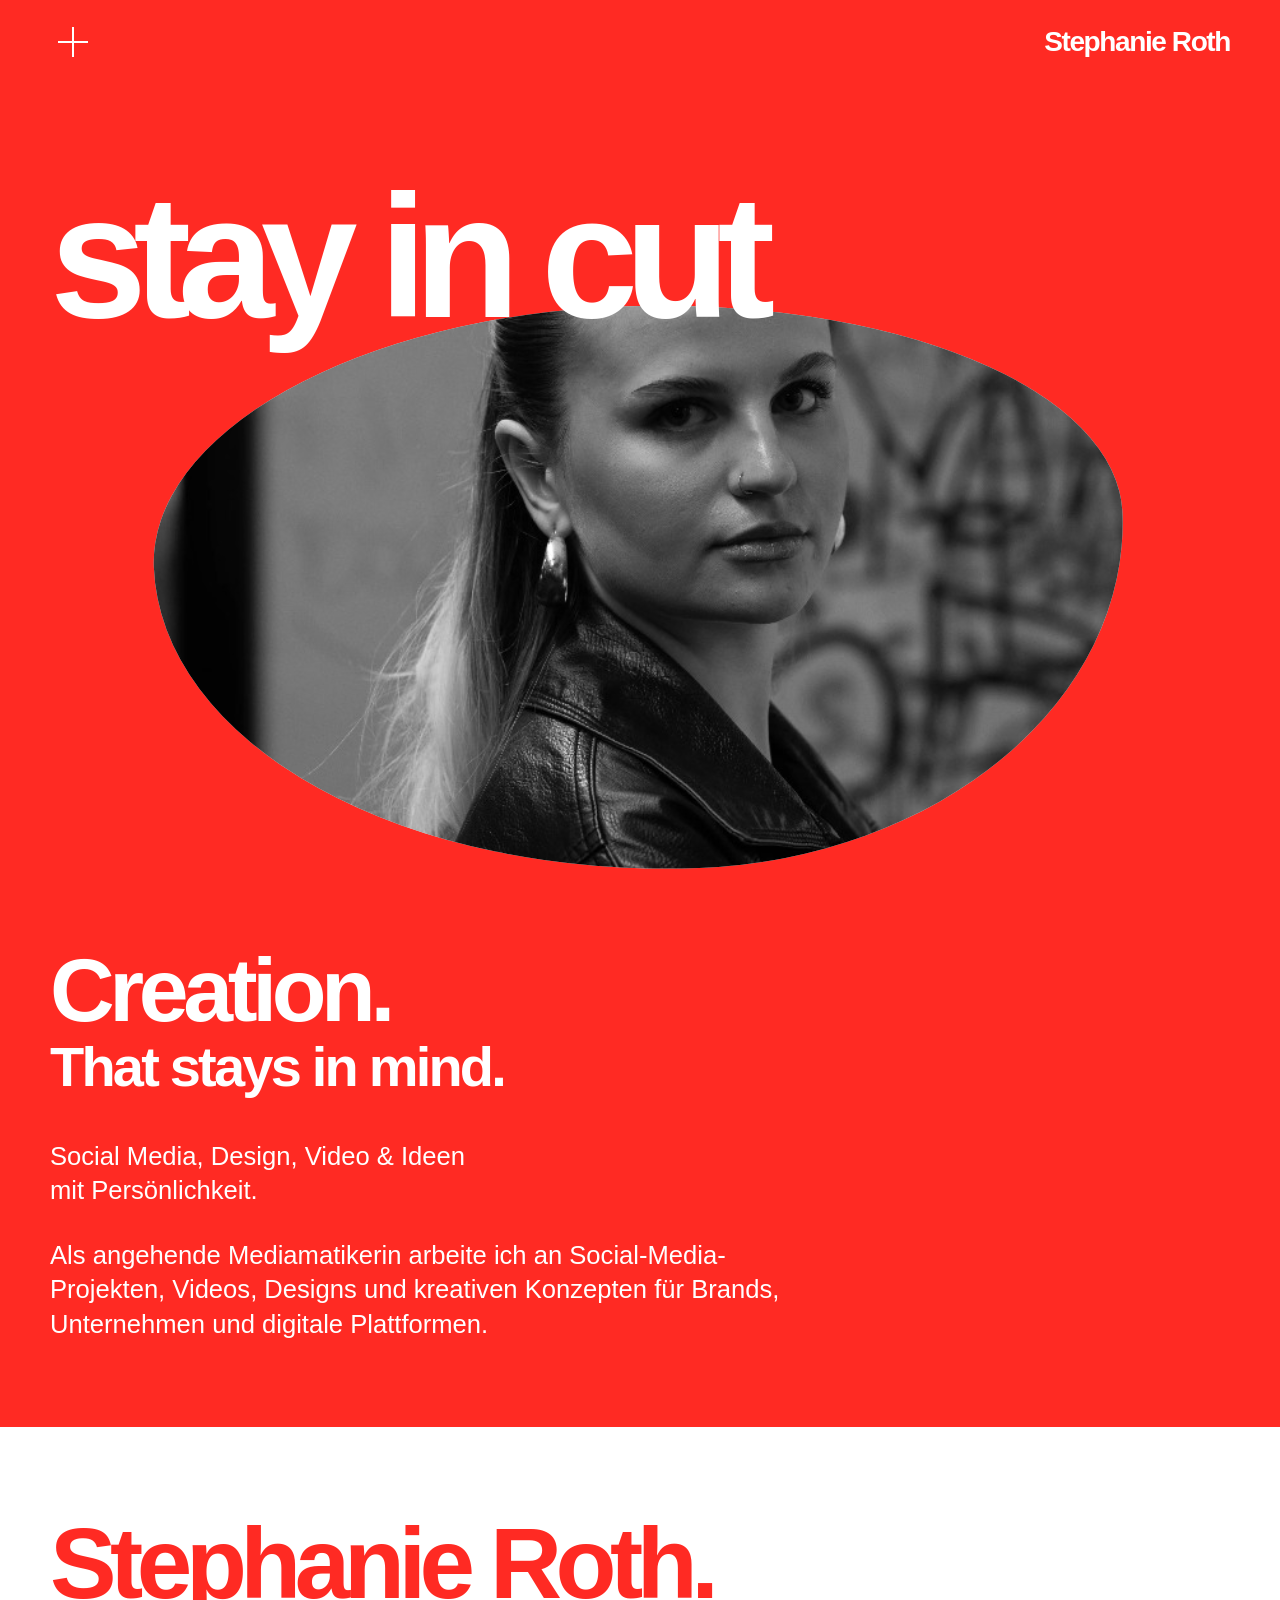
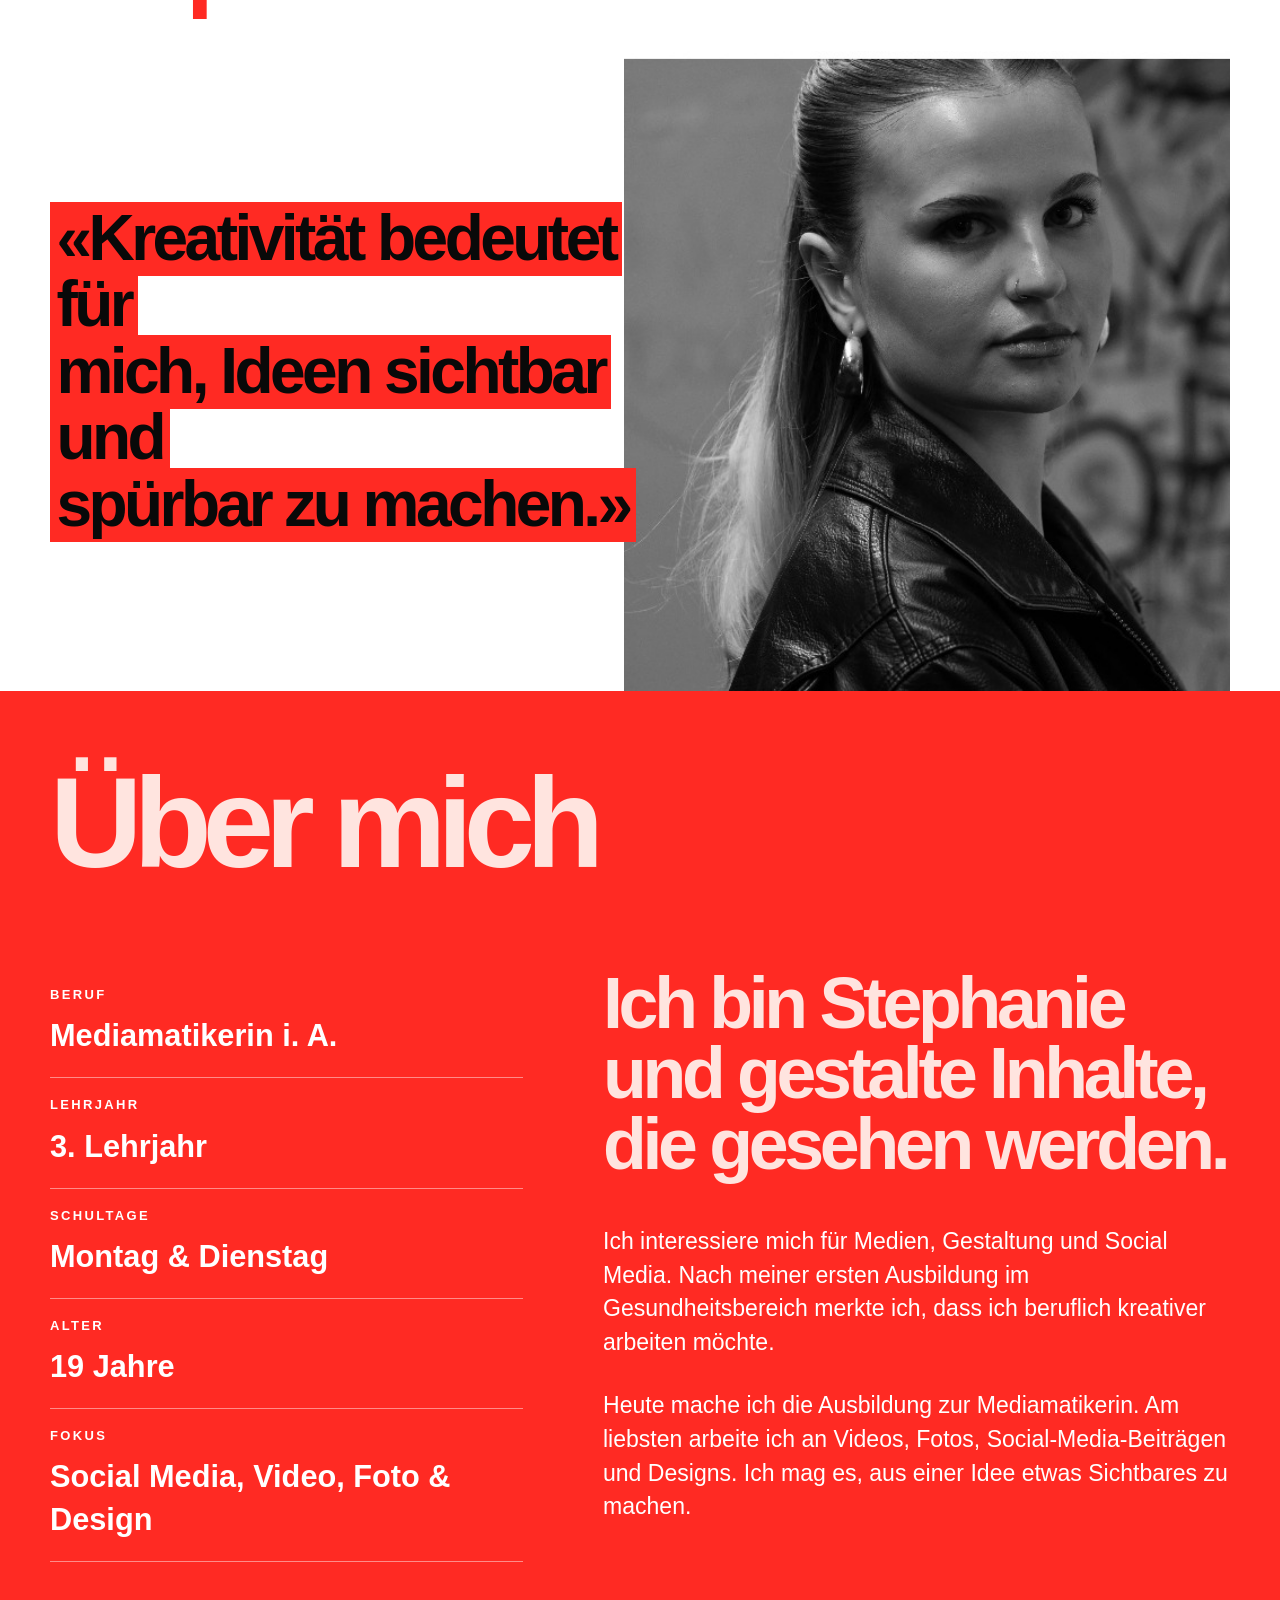
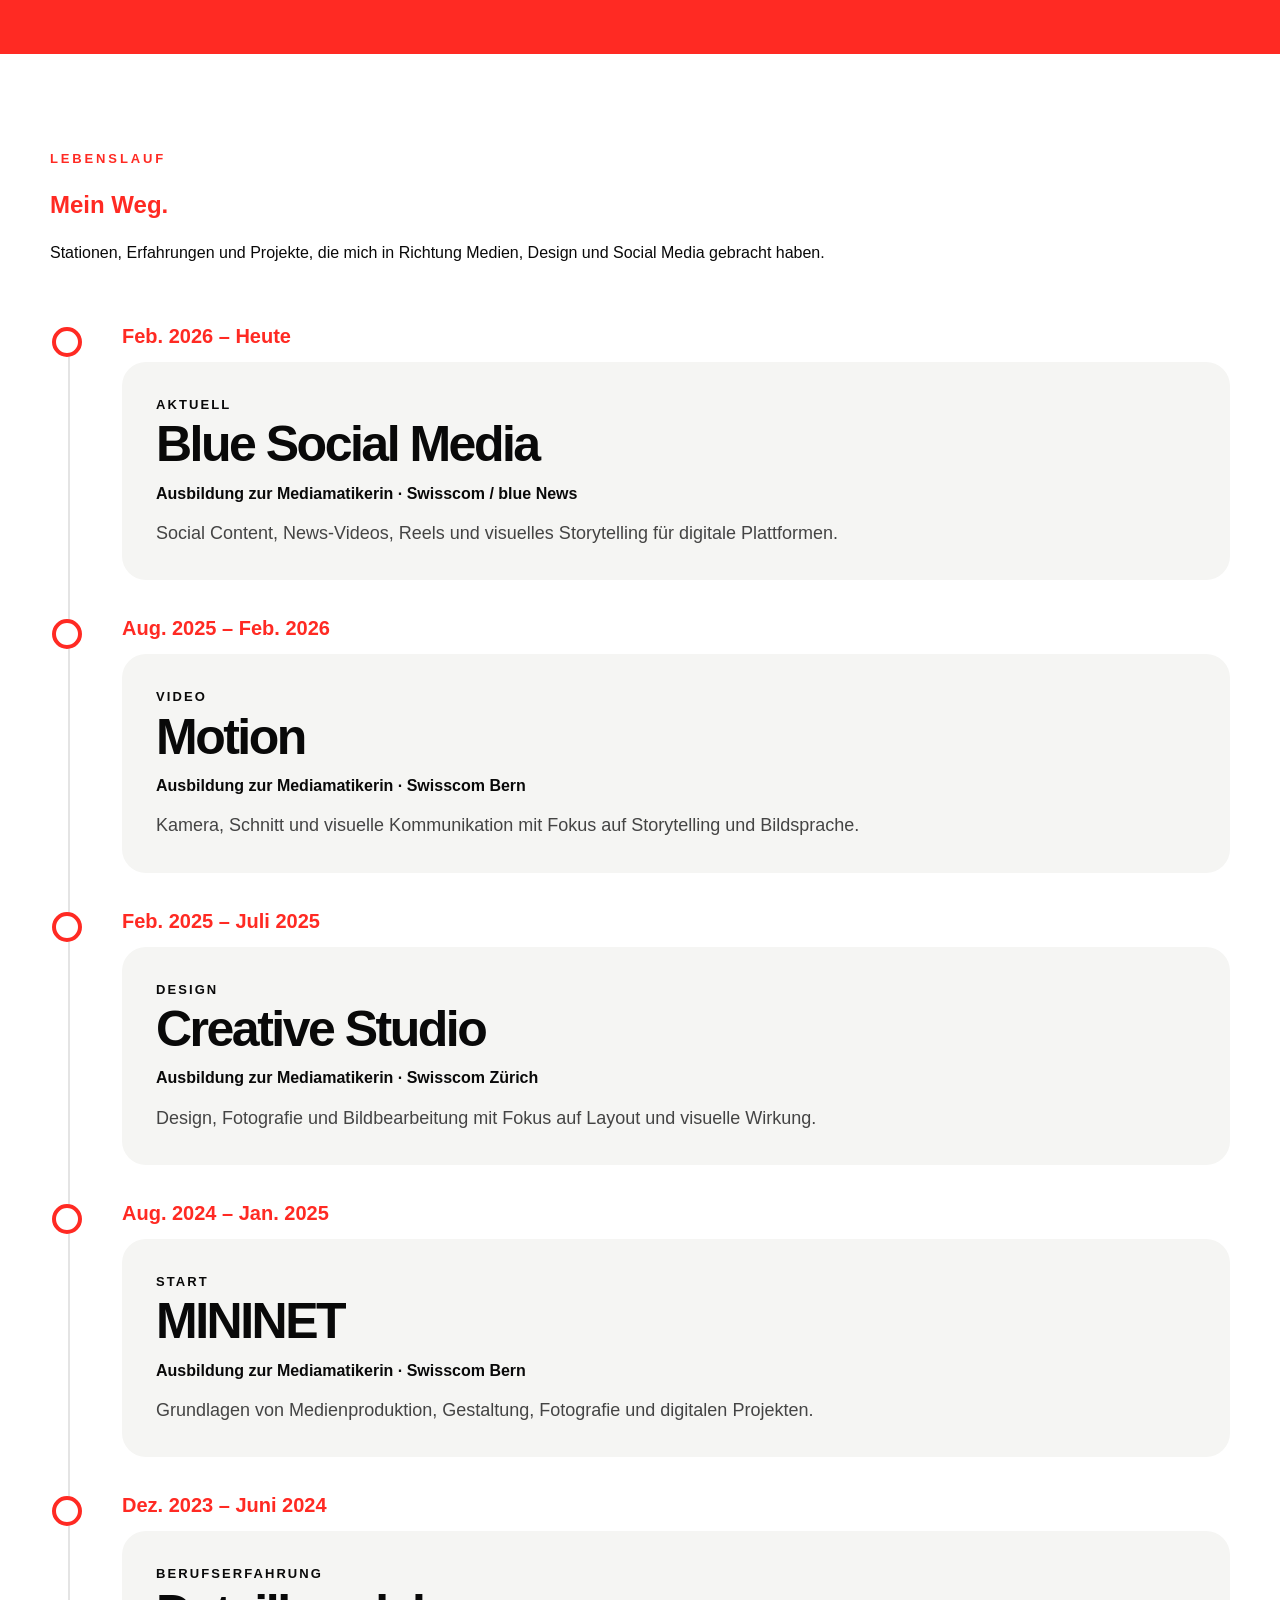
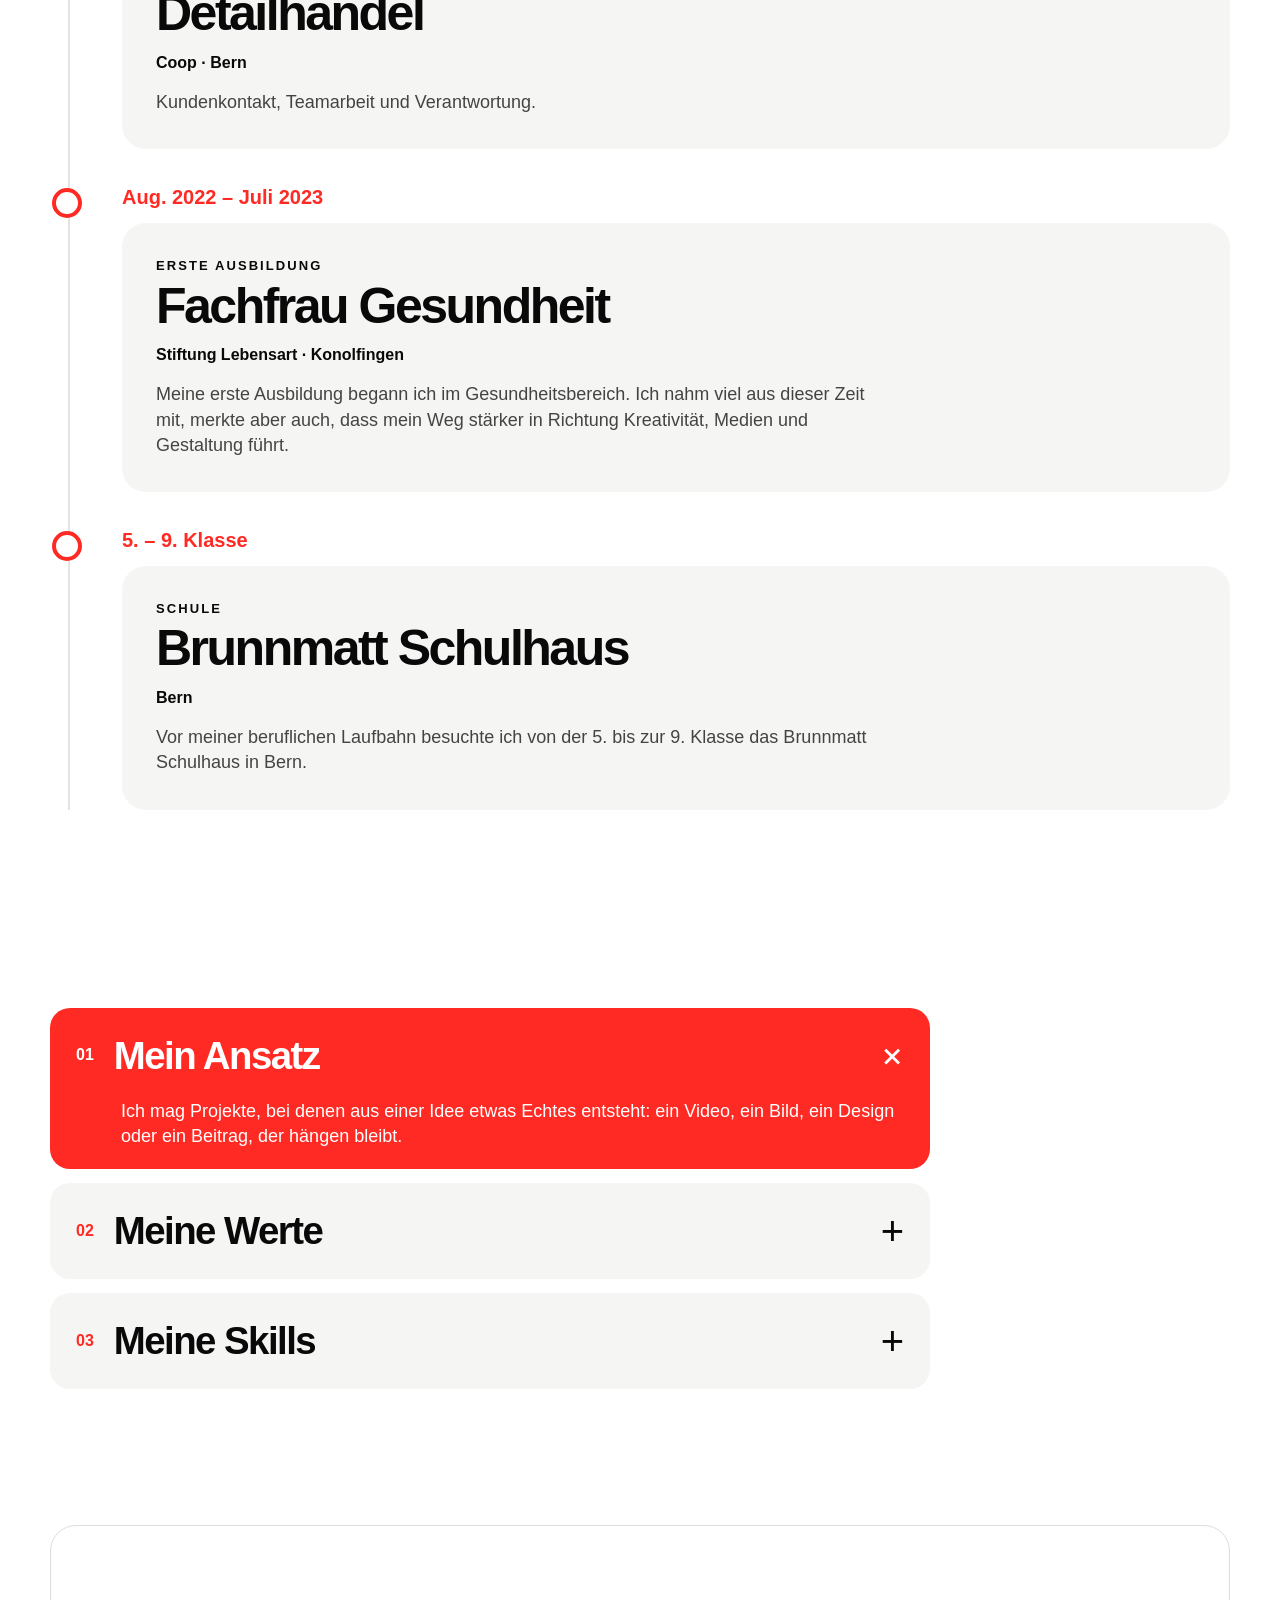
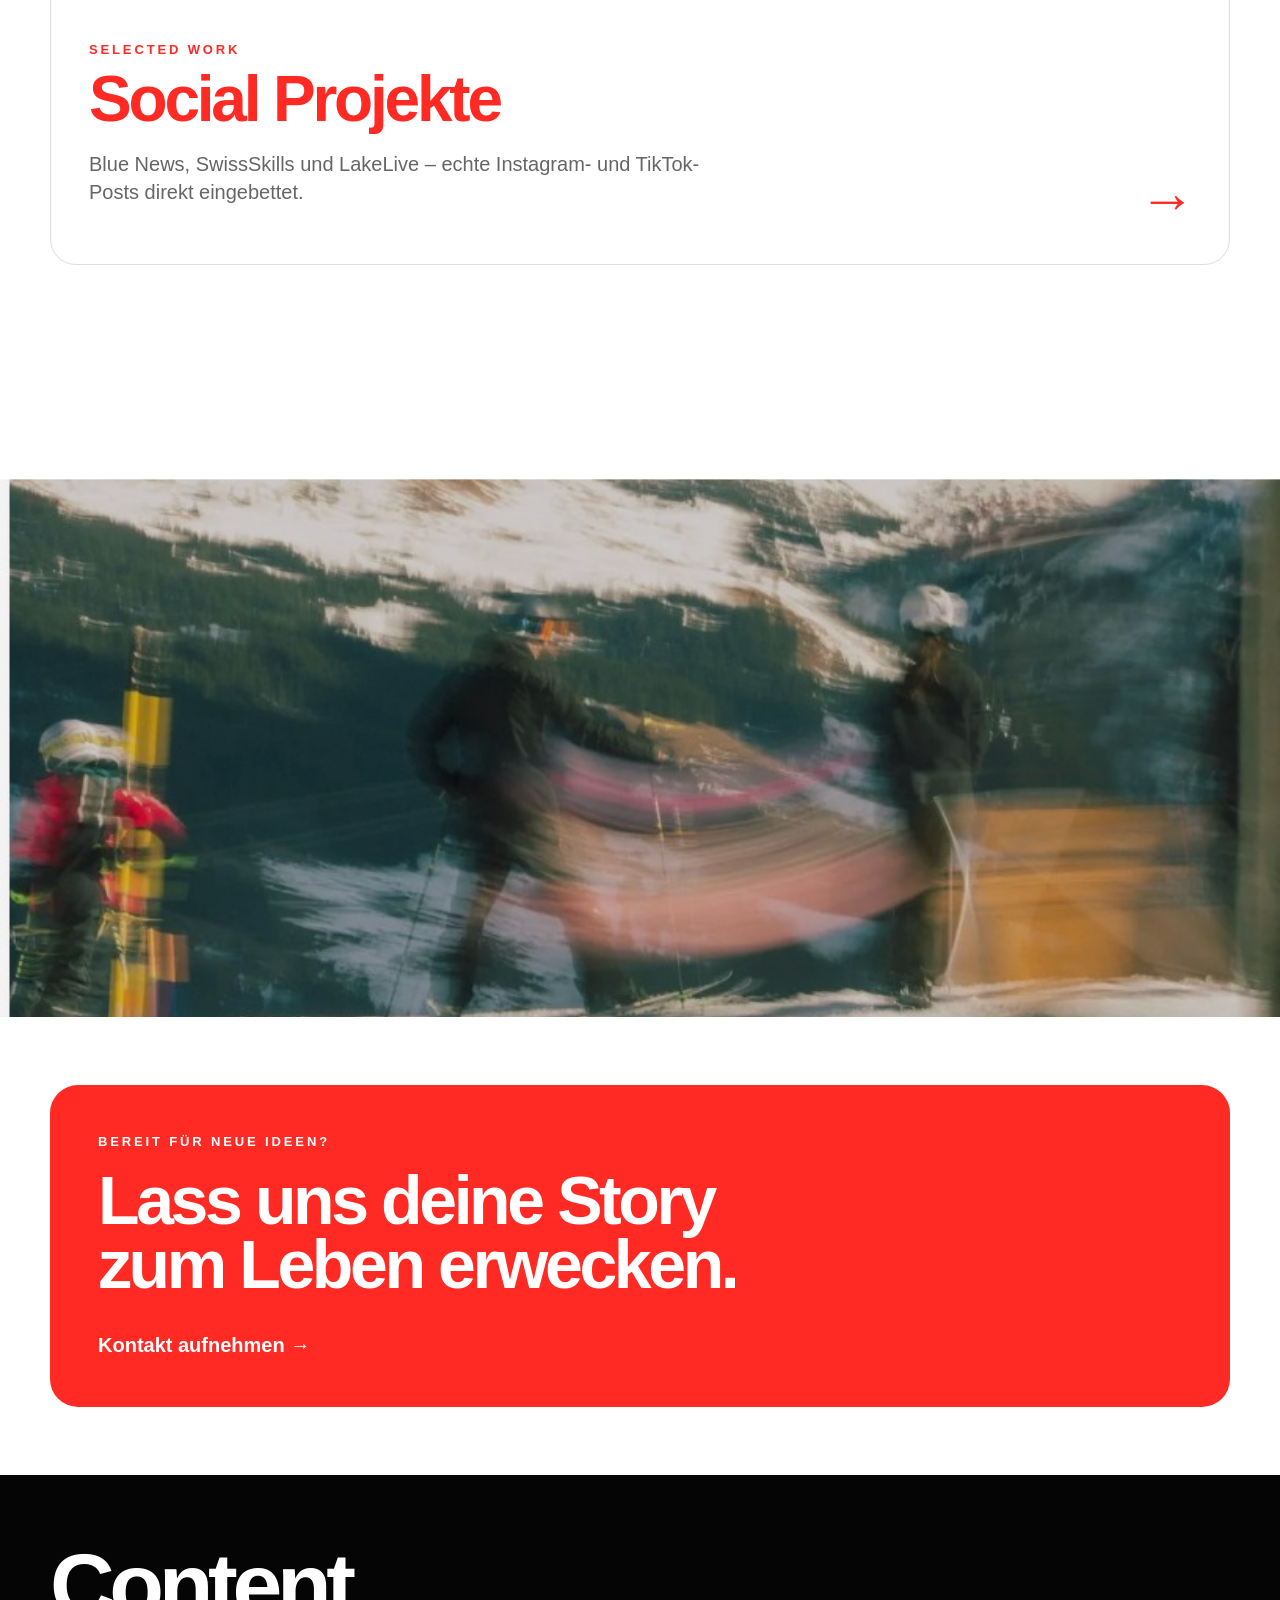
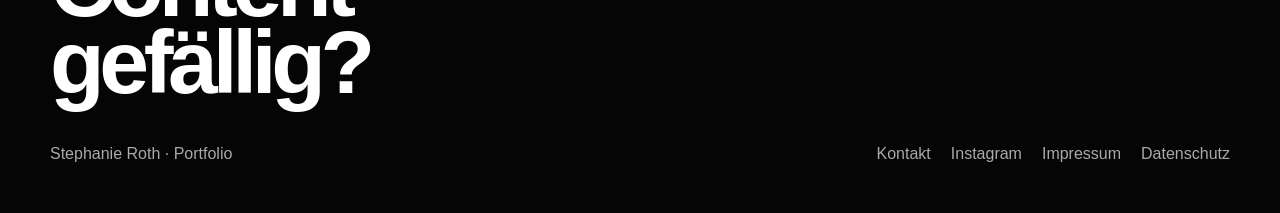
<file: index.html>
<!doctype html><html lang="de"><head><meta charset="utf-8"><meta name="viewport" content="width=device-width,initial-scale=1"><title>Stephanie Roth — Portfolio</title><meta name="description" content="Stephanie Roth — Social Media, Video, Foto & Design."><link rel="stylesheet" href="style.css?v=12"></head><body class="home-clean">
<header class="site-header home-site-header">
  <div class="header-inner">
    <button class="menu-button" aria-label="Menü öffnen" aria-expanded="false"></button>
    <a class="brand" href="index.html">Stephanie Roth</a>
  </div>
</header>
<div class="menu"><nav><a href="index.html">Home</a><a href="social-media.html">Social Media</a><a href="creative-work.html">Creative Work</a><a href="contact.html">Kontakt</a><div class="menu-foot">Portfolio · Stephanie Roth · 2026</div></nav></div>
<main>
<section class="hero home-hero">
  <div class="container home-hero-inner">
    <h1 class="hero-title home-hero-title">stay in cut</h1>
    <div class="hero-media home-hero-media">
      <img src="portrait-bw.jpg" alt="Stephanie Roth">
    </div>
    <div class="hero-copy home-hero-copy">
      <h2>Creation.</h2>
      <h3>That stays in mind.</h3>
      <p>Social Media, Design, Video & Ideen<br>mit Persönlichkeit.</p>
      <p>Als angehende Mediamatikerin arbeite ich an Social-Media-Projekten, Videos, Designs und kreativen Konzepten für Brands, Unternehmen und digitale Plattformen.</p>
    </div>
  </div>
</section>
<section class="identity-section">
  <div class="container">
    <h2 class="identity-name reveal">Stephanie Roth.</h2>
    <div class="identity-grid">
      <div class="identity-quote reveal">
        <span>«Kreativität bedeutet für</span><br>
        <span>mich, Ideen sichtbar und</span><br>
        <span>spürbar zu machen.»</span>
      </div>
      <div class="identity-image reveal reveal-delay">
        <img src="portrait-bw.jpg" alt="Stephanie Roth">
      </div>
    </div>
  </div>
</section>

<section class="about-editorial">
  <div class="container">
    <h2 class="about-editorial-title reveal">Über mich</h2>
    <div class="about-editorial-grid">
      <div class="about-facts reveal">
        <div class="fact"><small>Beruf</small><strong>Mediamatikerin i. A.</strong></div>
        <div class="fact"><small>Lehrjahr</small><strong>3. Lehrjahr</strong></div>
        <div class="fact"><small>Schultage</small><strong>Montag & Dienstag</strong></div>
        <div class="fact"><small>Alter</small><strong>19 Jahre</strong></div>
        <div class="fact"><small>Fokus</small><strong>Social Media, Video, Foto & Design</strong></div>
      </div>
      <div class="about-story reveal reveal-delay">
        <h3>Ich bin Stephanie und gestalte Inhalte, die gesehen werden.</h3>
        <p>Ich interessiere mich für Medien, Gestaltung und Social Media. Nach meiner ersten Ausbildung im Gesundheitsbereich merkte ich, dass ich beruflich kreativer arbeiten möchte.</p>
        <p>Heute mache ich die Ausbildung zur Mediamatikerin. Am liebsten arbeite ich an Videos, Fotos, Social-Media-Beiträgen und Designs. Ich mag es, aus einer Idee etwas Sichtbares zu machen.</p>
      </div>
    </div>
  </div>
</section>
<section class="section"><div class="container"><div class="eyebrow red reveal">Lebenslauf</div><h2 class="section-title red reveal">Mein Weg.</h2><p class="section-copy reveal">Stationen, Erfahrungen und Projekte, die mich in Richtung Medien, Design und Social Media gebracht haben.</p><div class="timeline">
<article class="timeline-item"><span class="timeline-dot"></span><div class="timeline-date">Feb. 2026 – Heute</div><div class="timeline-card"><div class="kicker">Aktuell</div><h3>Blue Social Media</h3><strong>Ausbildung zur Mediamatikerin · Swisscom / blue News</strong><p>Social Content, News-Videos, Reels und visuelles Storytelling für digitale Plattformen.</p></div></article>
<article class="timeline-item"><span class="timeline-dot"></span><div class="timeline-date">Aug. 2025 – Feb. 2026</div><div class="timeline-card"><div class="kicker">Video</div><h3>Motion</h3><strong>Ausbildung zur Mediamatikerin · Swisscom Bern</strong><p>Kamera, Schnitt und visuelle Kommunikation mit Fokus auf Storytelling und Bildsprache.</p></div></article>
<article class="timeline-item"><span class="timeline-dot"></span><div class="timeline-date">Feb. 2025 – Juli 2025</div><div class="timeline-card"><div class="kicker">Design</div><h3>Creative Studio</h3><strong>Ausbildung zur Mediamatikerin · Swisscom Zürich</strong><p>Design, Fotografie und Bildbearbeitung mit Fokus auf Layout und visuelle Wirkung.</p></div></article>
<article class="timeline-item"><span class="timeline-dot"></span><div class="timeline-date">Aug. 2024 – Jan. 2025</div><div class="timeline-card"><div class="kicker">Start</div><h3>MININET</h3><strong>Ausbildung zur Mediamatikerin · Swisscom Bern</strong><p>Grundlagen von Medienproduktion, Gestaltung, Fotografie und digitalen Projekten.</p></div></article>
<article class="timeline-item"><span class="timeline-dot"></span><div class="timeline-date">Dez. 2023 – Juni 2024</div><div class="timeline-card"><div class="kicker">Berufserfahrung</div><h3>Detailhandel</h3><strong>Coop · Bern</strong><p>Kundenkontakt, Teamarbeit und Verantwortung.</p></div></article>
<article class="timeline-item"><span class="timeline-dot"></span><div class="timeline-date">Aug. 2022 – Juli 2023</div><div class="timeline-card"><div class="kicker">Erste Ausbildung</div><h3>Fachfrau Gesundheit</h3><strong>Stiftung Lebensart · Konolfingen</strong><p>Meine erste Ausbildung begann ich im Gesundheitsbereich. Ich nahm viel aus dieser Zeit mit, merkte aber auch, dass mein Weg stärker in Richtung Kreativität, Medien und Gestaltung führt.</p></div></article>
<article class="timeline-item"><span class="timeline-dot"></span><div class="timeline-date">5. – 9. Klasse</div><div class="timeline-card"><div class="kicker">Schule</div><h3>Brunnmatt Schulhaus</h3><strong>Bern</strong><p>Vor meiner beruflichen Laufbahn besuchte ich von der 5. bis zur 9. Klasse das Brunnmatt Schulhaus in Bern.</p></div></article>
</div></div></section>
<section class="section-sm"><div class="container"><div class="accordion"><button class="acc active"><div class="acc-head"><span class="acc-num">01</span><span class="acc-title">Mein Ansatz</span><span class="acc-plus">+</span></div><div class="acc-content"><div>Ich mag Projekte, bei denen aus einer Idee etwas Echtes entsteht: ein Video, ein Bild, ein Design oder ein Beitrag, der hängen bleibt.</div></div></button><button class="acc"><div class="acc-head"><span class="acc-num">02</span><span class="acc-title">Meine Werte</span><span class="acc-plus">+</span></div><div class="acc-content"><div>Klare Kommunikation, starke Ideen, saubere Gestaltung und Content mit Persönlichkeit.</div></div></button><button class="acc"><div class="acc-head"><span class="acc-num">03</span><span class="acc-title">Meine Skills</span><span class="acc-plus">+</span></div><div class="acc-content"><div>Social Media, Video & Editing, Fotografie, Design, Storytelling und Content Creation.</div></div></button></div></div></section>
<section class="section-sm"><div class="container"><a class="feature-card reveal" href="social-projects.html"><div><div class="eyebrow red">Selected Work</div><h2>Social Projekte</h2><p>Blue News, SwissSkills und LakeLive – echte Instagram- und TikTok-Posts direkt eingebettet.</p></div></a></div></section><div class="image-break"><img data-parallax src="mountain.jpg" alt="Fotografie von Stephanie Roth"></div>
<section class="section-sm"><div class="container"><div class="cta reveal"><div class="eyebrow">Bereit für neue Ideen?</div><h2>Lass uns deine Story<br>zum Leben erwecken.</h2><a class="cta-link" href="contact.html">Kontakt aufnehmen <span>→</span></a></div></div></section>
</main><footer class="footer"><div class="container"><h2>Content<br>gefällig?</h2><div class="footer-row"><div>Stephanie Roth · Portfolio</div><div class="footer-links"><a href="contact.html">Kontakt</a><a href="https://www.instagram.com/steph.soraya/" target="_blank" rel="noopener">Instagram</a><a href="impressum.html">Impressum</a><a href="datenschutz.html">Datenschutz</a></div></div></div></footer><script src="script.js?v=12"></script></body></html>
</file>
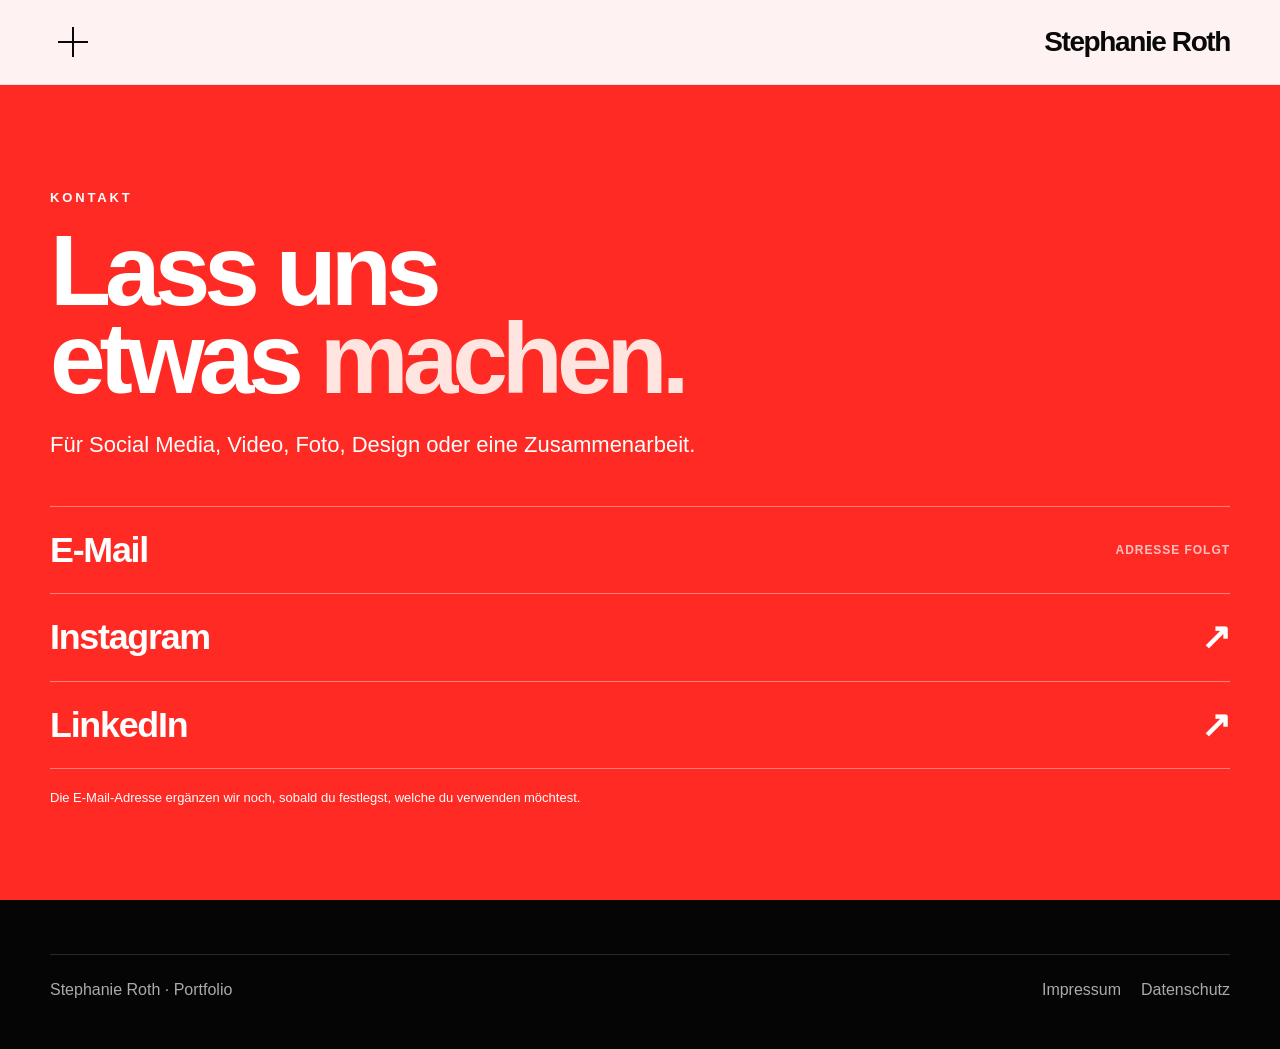
<file: contact.html>
<!doctype html><html lang="de"><head><meta charset="utf-8"><meta name="viewport" content="width=device-width,initial-scale=1"><title>Kontakt — Stephanie Roth</title><link rel="stylesheet" href="style.css?v=12"></head><body>
<header class="site-header"><div class="header-inner"><button class="menu-button" aria-label="Menü öffnen" aria-expanded="false"></button><a class="brand" href="index.html">Stephanie Roth</a></div></header>
<div class="menu"><nav><a href="index.html">Home</a><a href="social-media.html">Social Media</a><a href="creative-work.html">Creative Work</a><a href="contact.html">Kontakt</a><div class="menu-foot">Portfolio · Stephanie Roth · 2026</div></nav></div>
<main><section class="contact-hero"><div class="container"><div class="eyebrow reveal">Kontakt</div><h1 class="reveal">Lass uns<br>etwas <span>machen.</span></h1><p class="reveal">Für Social Media, Video, Foto, Design oder eine Zusammenarbeit.</p><div class="contact-links reveal"><div class="contact-placeholder">E-Mail <b>Adresse folgt</b></div><a href="https://www.instagram.com/steph.soraya/" target="_blank" rel="noopener">Instagram <b>↗</b></a><a href="https://www.linkedin.com/in/stephanie-roth" target="_blank" rel="noopener">LinkedIn <b>↗</b></a></div><p class="contact-note reveal">Die E-Mail-Adresse ergänzen wir noch, sobald du festlegst, welche du verwenden möchtest.</p></div></section></main>
<footer class="footer compact-footer"><div class="container"><div class="footer-row"><div>Stephanie Roth · Portfolio</div><div class="footer-links"><a href="impressum.html">Impressum</a><a href="datenschutz.html">Datenschutz</a></div></div></div></footer><script src="script.js?v=12"></script></body></html>
</file>
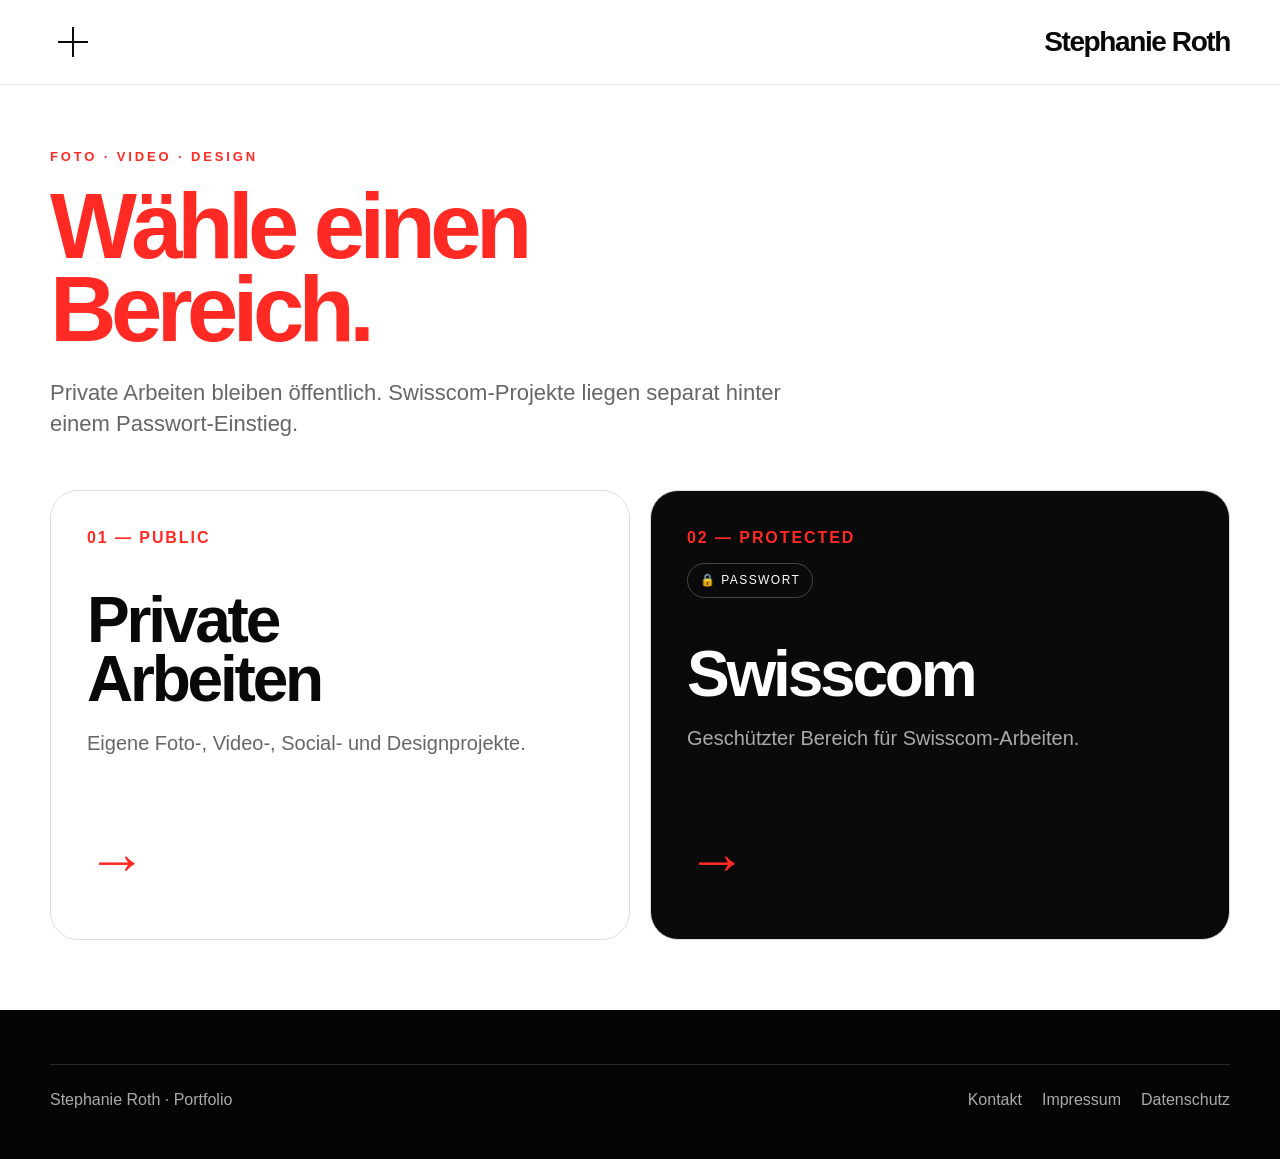
<file: creative-work.html>
<!doctype html><html lang="de"><head><meta charset="utf-8"><meta name="viewport" content="width=device-width,initial-scale=1"><title>Creative Work — Stephanie Roth</title><link rel="stylesheet" href="style.css?v=12"></head><body><div class="scroll-progress"></div><header class="site-header"><div class="header-inner"><button class="menu-button" aria-label="Menü öffnen" aria-expanded="false"></button><a class="brand" href="index.html">Stephanie Roth</a></div></header><div class="menu"><nav><a href="index.html">Home</a><a href="social-media.html">Social Media</a><a href="creative-work.html">Creative Work</a><a href="contact.html">Kontakt</a></nav></div><main><section class="page-hero"><div class="container"><div class="eyebrow red reveal">Foto · Video · Design</div><h1 class="red reveal">Wähle einen<br>Bereich.</h1><p class="reveal">Private Arbeiten bleiben öffentlich. Swisscom-Projekte liegen separat hinter einem Passwort-Einstieg.</p><div class="choice-grid"><a class="choice-card reveal" data-tilt href="private-work.html"><div class="index">01 — PUBLIC</div><div><h2>Private<br>Arbeiten</h2><p>Eigene Foto-, Video-, Social- und Designprojekte.</p></div><div class="go">→</div></a><a class="choice-card locked reveal reveal-delay" data-tilt href="swisscom-login.html"><div><div class="index">02 — PROTECTED</div><div class="lock-badge">🔒 Passwort</div></div><div><h2>Swisscom</h2><p>Geschützter Bereich für Swisscom-Arbeiten.</p></div><div class="go">→</div></a></div></div></section></main><footer class="footer compact-footer"><div class="container"><div class="footer-row"><div>Stephanie Roth · Portfolio</div><div class="footer-links"><a href="contact.html">Kontakt</a><a href="impressum.html">Impressum</a><a href="datenschutz.html">Datenschutz</a></div></div></div></footer><script src="script.js?v=12"></script></body></html>
</file>
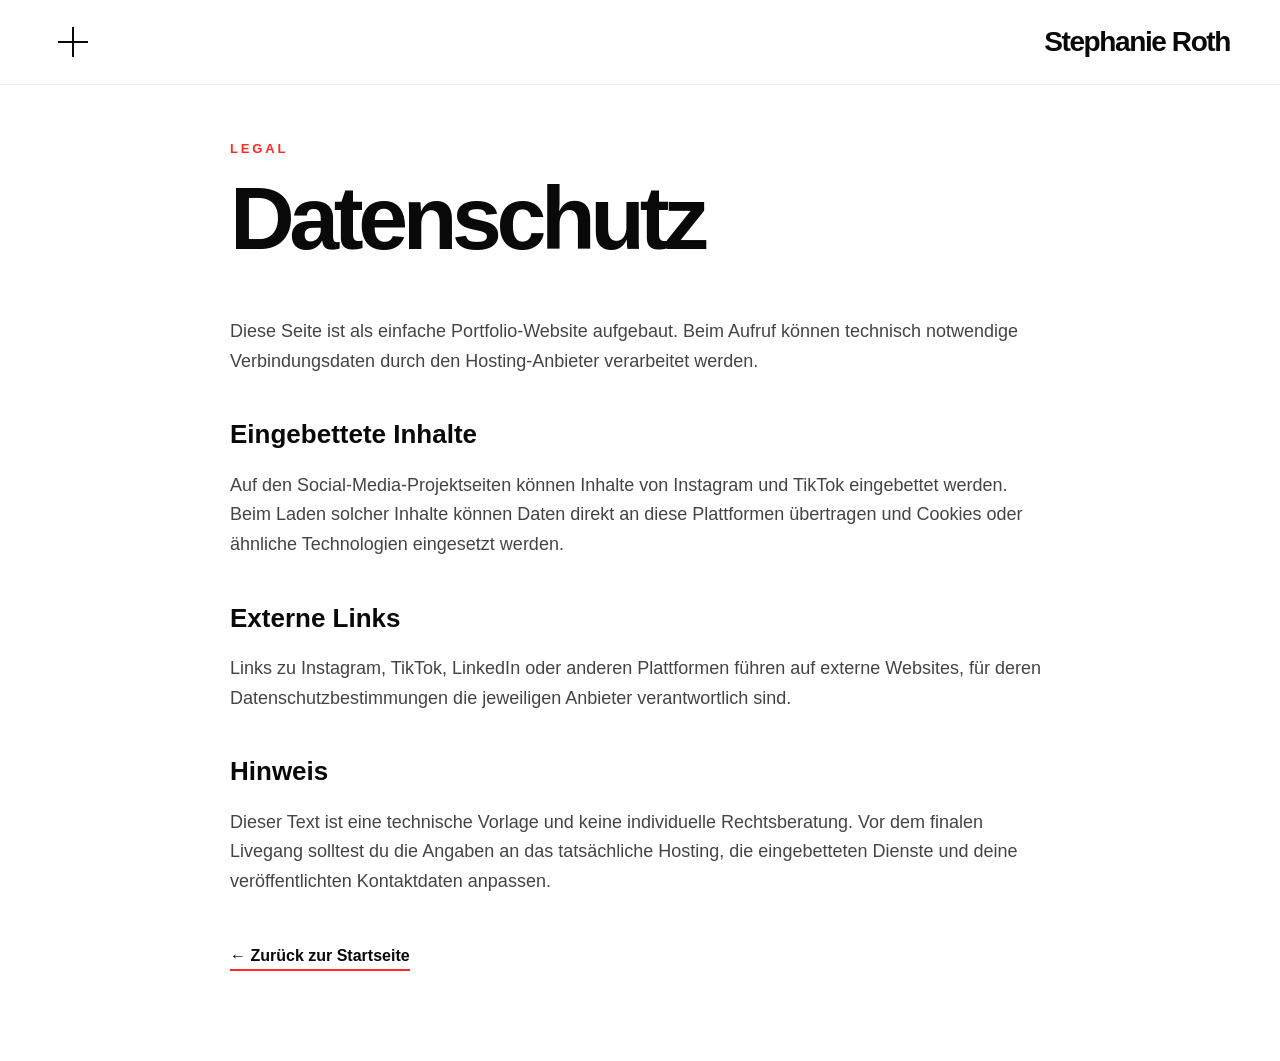
<file: datenschutz.html>
<!doctype html><html lang="de"><head><meta charset="utf-8"><meta name="viewport" content="width=device-width,initial-scale=1"><title>Datenschutz — Stephanie Roth</title><link rel="stylesheet" href="style.css?v=12"></head><body class="legal-page">
<header class="site-header"><div class="header-inner"><button class="menu-button" aria-label="Menü öffnen" aria-expanded="false"></button><a class="brand" href="index.html">Stephanie Roth</a></div></header><div class="menu"><nav><a href="index.html">Home</a><a href="social-media.html">Social Media</a><a href="creative-work.html">Creative Work</a><a href="contact.html">Kontakt</a></nav></div>
<main><section class="legal"><div class="container narrow"><div class="eyebrow red">Legal</div><h1>Datenschutz</h1><p>Diese Seite ist als einfache Portfolio-Website aufgebaut. Beim Aufruf können technisch notwendige Verbindungsdaten durch den Hosting-Anbieter verarbeitet werden.</p><h2>Eingebettete Inhalte</h2><p>Auf den Social-Media-Projektseiten können Inhalte von Instagram und TikTok eingebettet werden. Beim Laden solcher Inhalte können Daten direkt an diese Plattformen übertragen und Cookies oder ähnliche Technologien eingesetzt werden.</p><h2>Externe Links</h2><p>Links zu Instagram, TikTok, LinkedIn oder anderen Plattformen führen auf externe Websites, für deren Datenschutzbestimmungen die jeweiligen Anbieter verantwortlich sind.</p><h2>Hinweis</h2><p>Dieser Text ist eine technische Vorlage und keine individuelle Rechtsberatung. Vor dem finalen Livegang solltest du die Angaben an das tatsächliche Hosting, die eingebetteten Dienste und deine veröffentlichten Kontaktdaten anpassen.</p><a class="text-link" href="index.html">← Zurück zur Startseite</a></div></section></main><script src="script.js?v=12"></script></body></html>
</file>
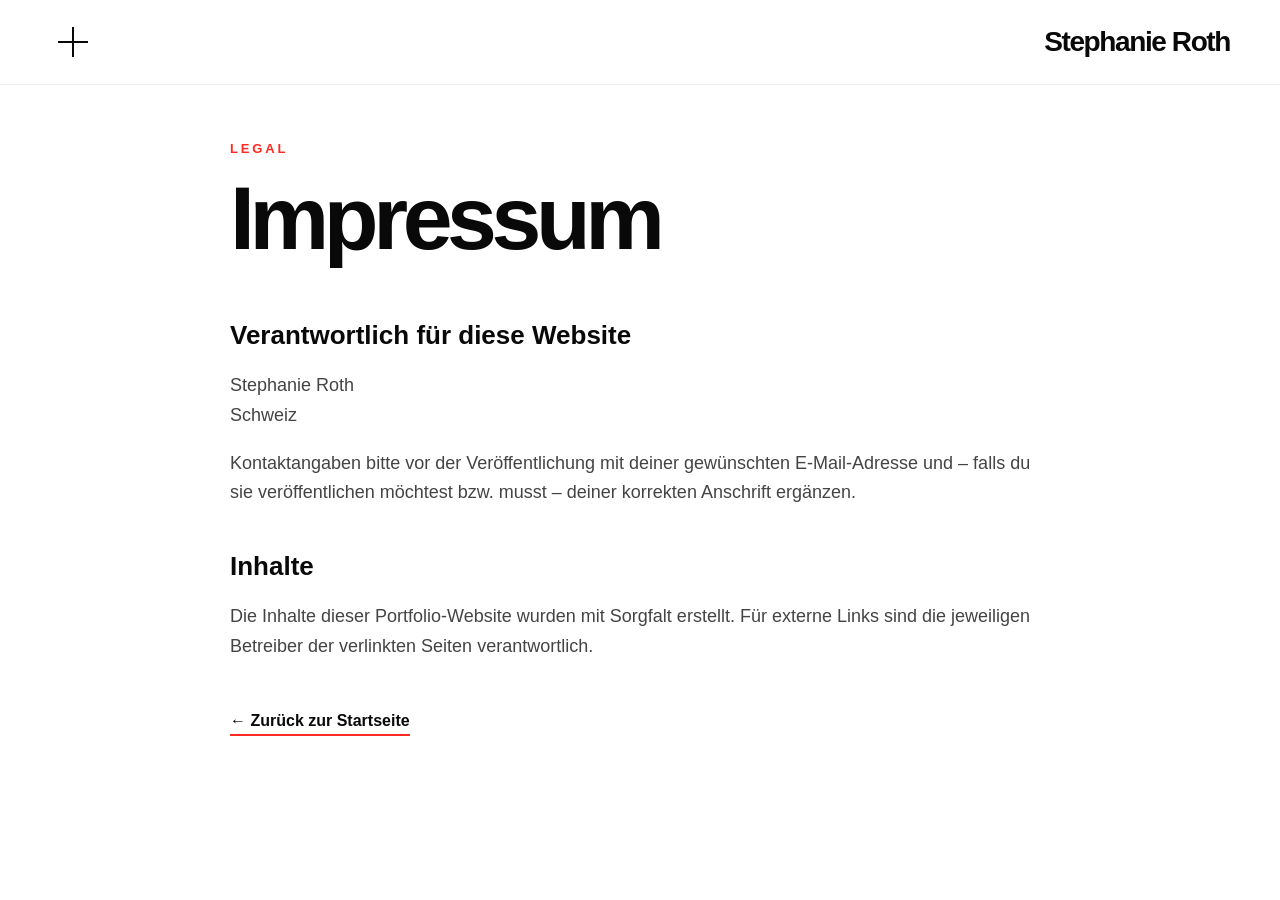
<file: impressum.html>
<!doctype html><html lang="de"><head><meta charset="utf-8"><meta name="viewport" content="width=device-width,initial-scale=1"><title>Impressum — Stephanie Roth</title><link rel="stylesheet" href="style.css?v=12"></head><body class="legal-page">
<header class="site-header"><div class="header-inner"><button class="menu-button" aria-label="Menü öffnen" aria-expanded="false"></button><a class="brand" href="index.html">Stephanie Roth</a></div></header><div class="menu"><nav><a href="index.html">Home</a><a href="social-media.html">Social Media</a><a href="creative-work.html">Creative Work</a><a href="contact.html">Kontakt</a></nav></div>
<main><section class="legal"><div class="container narrow"><div class="eyebrow red">Legal</div><h1>Impressum</h1><h2>Verantwortlich für diese Website</h2><p>Stephanie Roth<br>Schweiz</p><p>Kontaktangaben bitte vor der Veröffentlichung mit deiner gewünschten E-Mail-Adresse und – falls du sie veröffentlichen möchtest bzw. musst – deiner korrekten Anschrift ergänzen.</p><h2>Inhalte</h2><p>Die Inhalte dieser Portfolio-Website wurden mit Sorgfalt erstellt. Für externe Links sind die jeweiligen Betreiber der verlinkten Seiten verantwortlich.</p><a class="text-link" href="index.html">← Zurück zur Startseite</a></div></section></main><script src="script.js?v=12"></script></body></html>
</file>
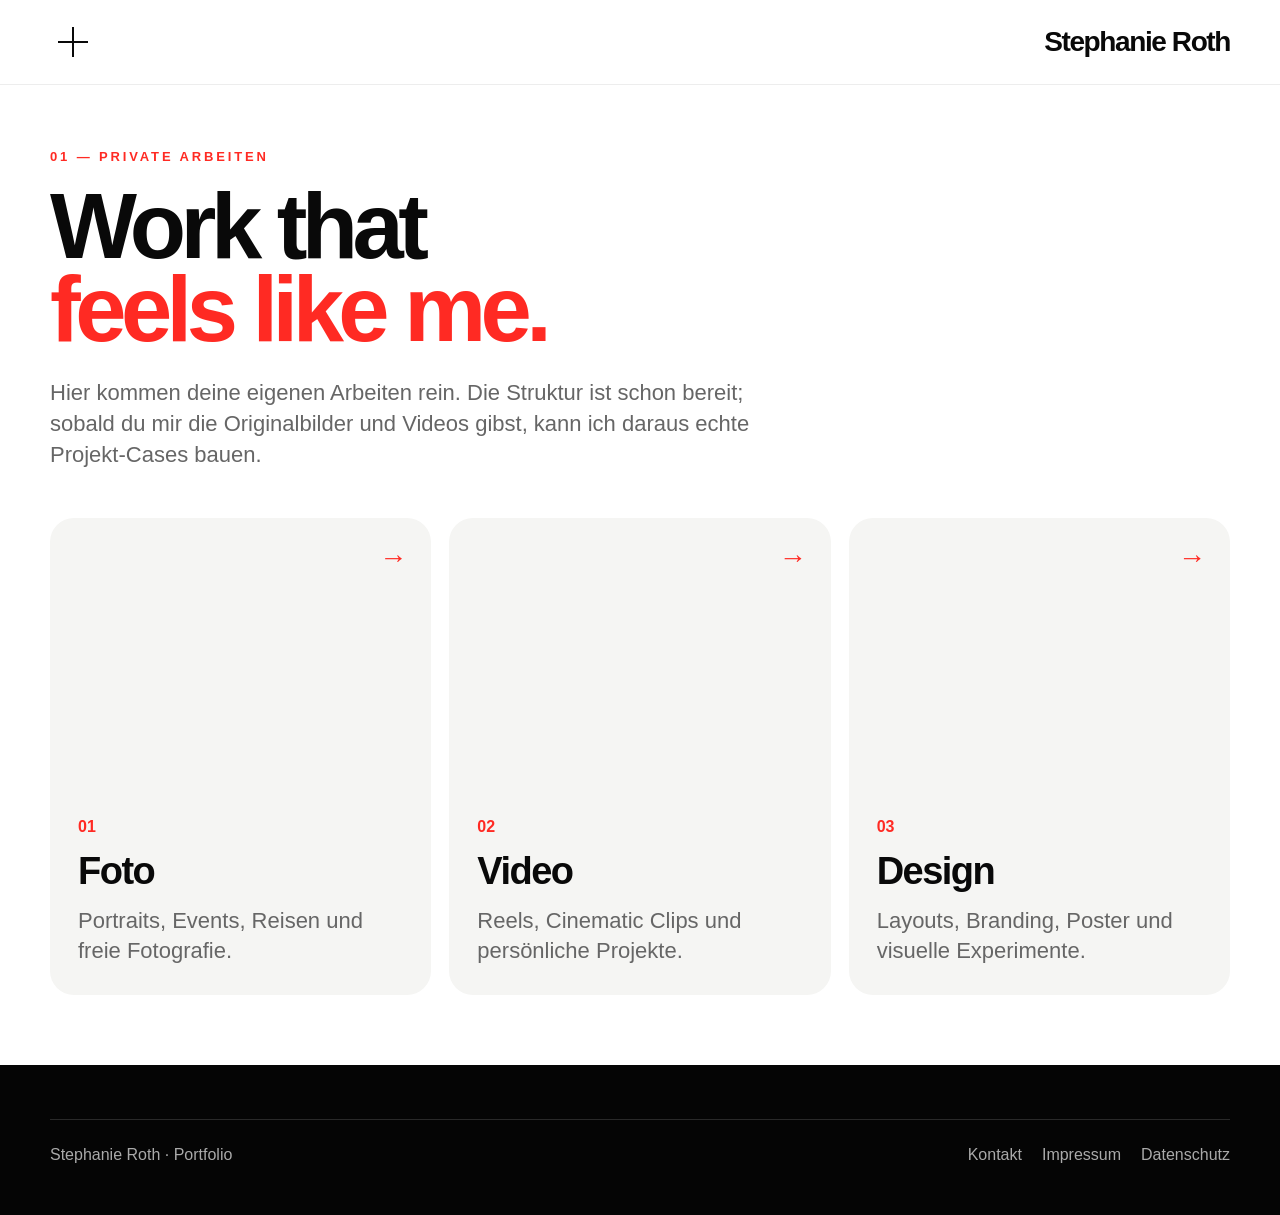
<file: private-work.html>
<!doctype html><html lang="de"><head><meta charset="utf-8"><meta name="viewport" content="width=device-width,initial-scale=1"><title>Private Arbeiten — Stephanie Roth</title><link rel="stylesheet" href="style.css?v=12"></head><body><div class="scroll-progress"></div><header class="site-header"><div class="header-inner"><button class="menu-button" aria-label="Menü öffnen" aria-expanded="false"></button><a class="brand" href="index.html">Stephanie Roth</a></div></header><div class="menu"><nav><a href="index.html">Home</a><a href="social-media.html">Social Media</a><a href="creative-work.html">Creative Work</a><a href="contact.html">Kontakt</a></nav></div><main><section class="page-hero"><div class="container"><div class="eyebrow red reveal">01 — Private Arbeiten</div><h1 class="reveal">Work that<br><span class="red">feels like me.</span></h1><p class="reveal">Hier kommen deine eigenen Arbeiten rein. Die Struktur ist schon bereit; sobald du mir die Originalbilder und Videos gibst, kann ich daraus echte Projekt-Cases bauen.</p><div class="private-grid"><a class="private-tile reveal" href="photo.html"><span>01</span><h3>Foto</h3><p>Portraits, Events, Reisen und freie Fotografie.</p><b class="tile-arrow">→</b></a><a class="private-tile reveal" href="video.html"><span>02</span><h3>Video</h3><p>Reels, Cinematic Clips und persönliche Projekte.</p><b class="tile-arrow">→</b></a><a class="private-tile reveal" href="design.html"><span>03</span><h3>Design</h3><p>Layouts, Branding, Poster und visuelle Experimente.</p><b class="tile-arrow">→</b></a></div></div></section></main><footer class="footer compact-footer"><div class="container"><div class="footer-row"><div>Stephanie Roth · Portfolio</div><div class="footer-links"><a href="contact.html">Kontakt</a><a href="impressum.html">Impressum</a><a href="datenschutz.html">Datenschutz</a></div></div></div></footer><script src="script.js?v=12"></script></body></html>
</file>
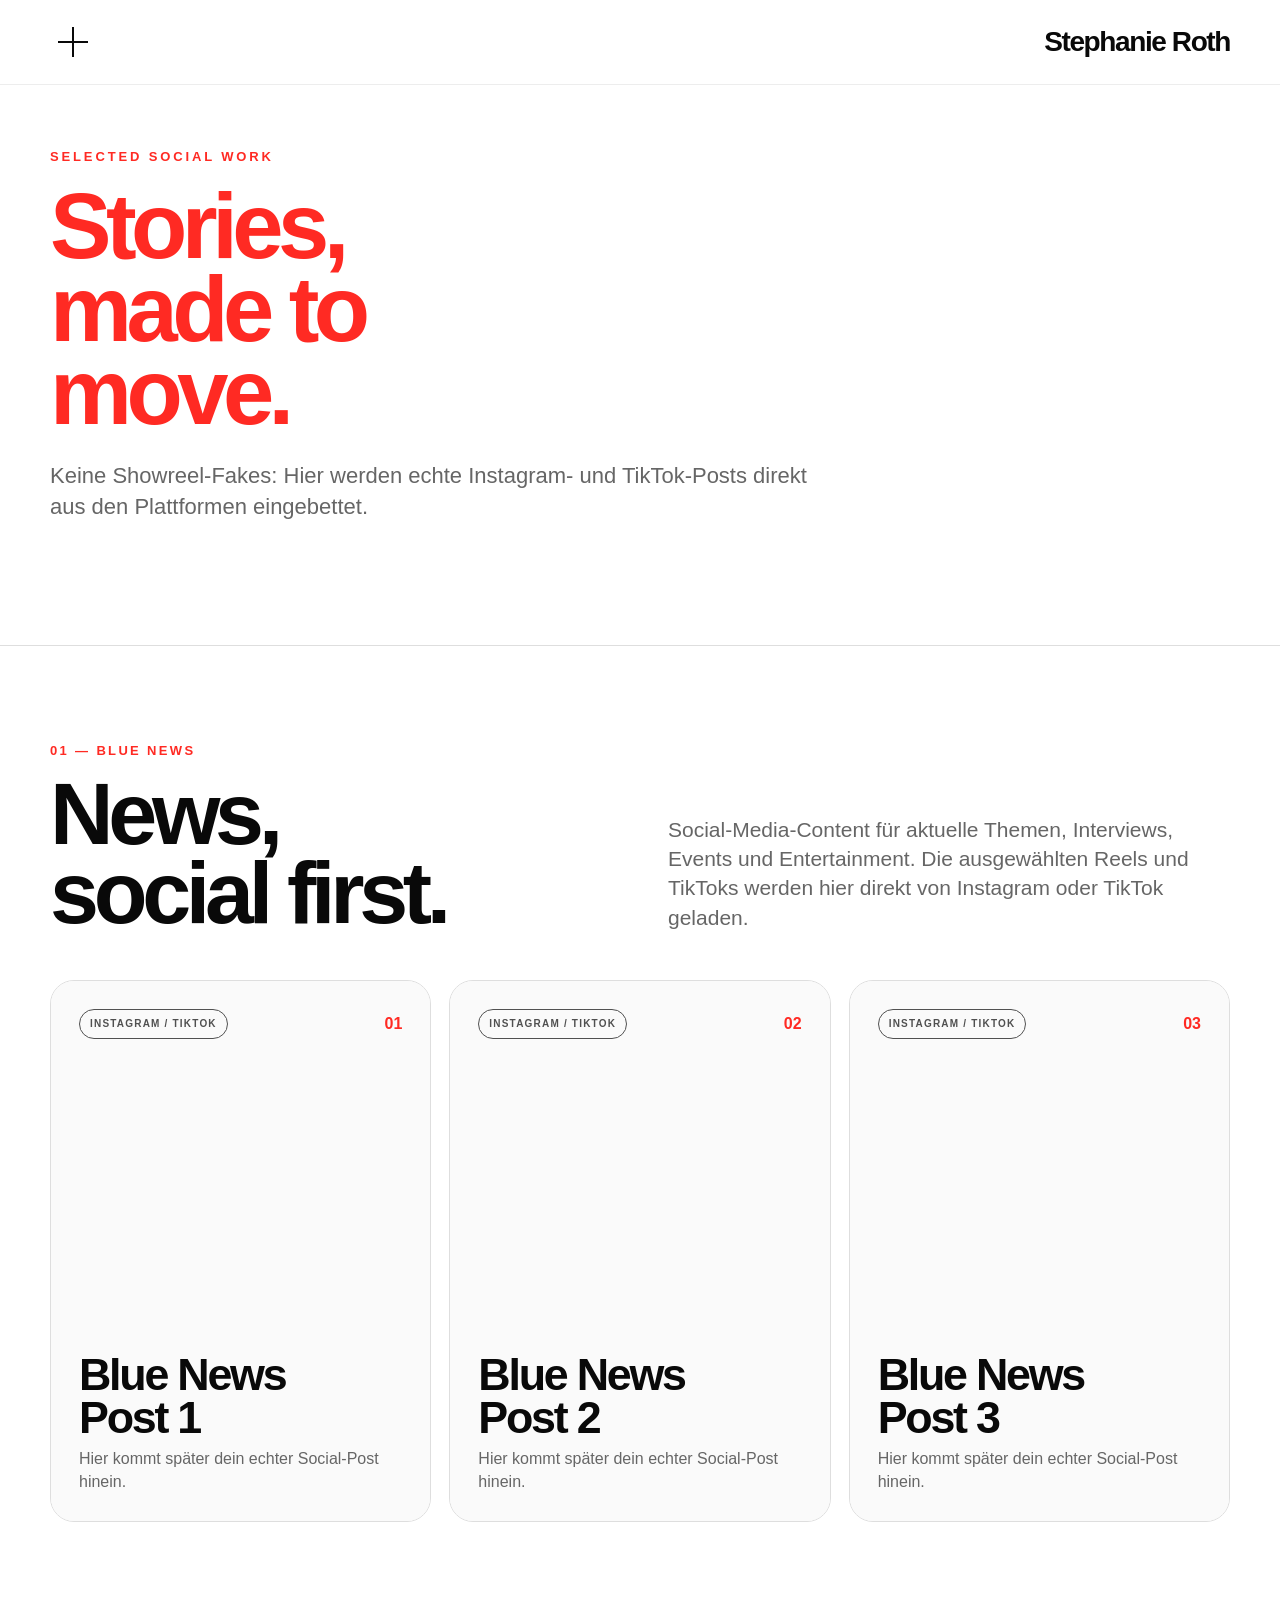
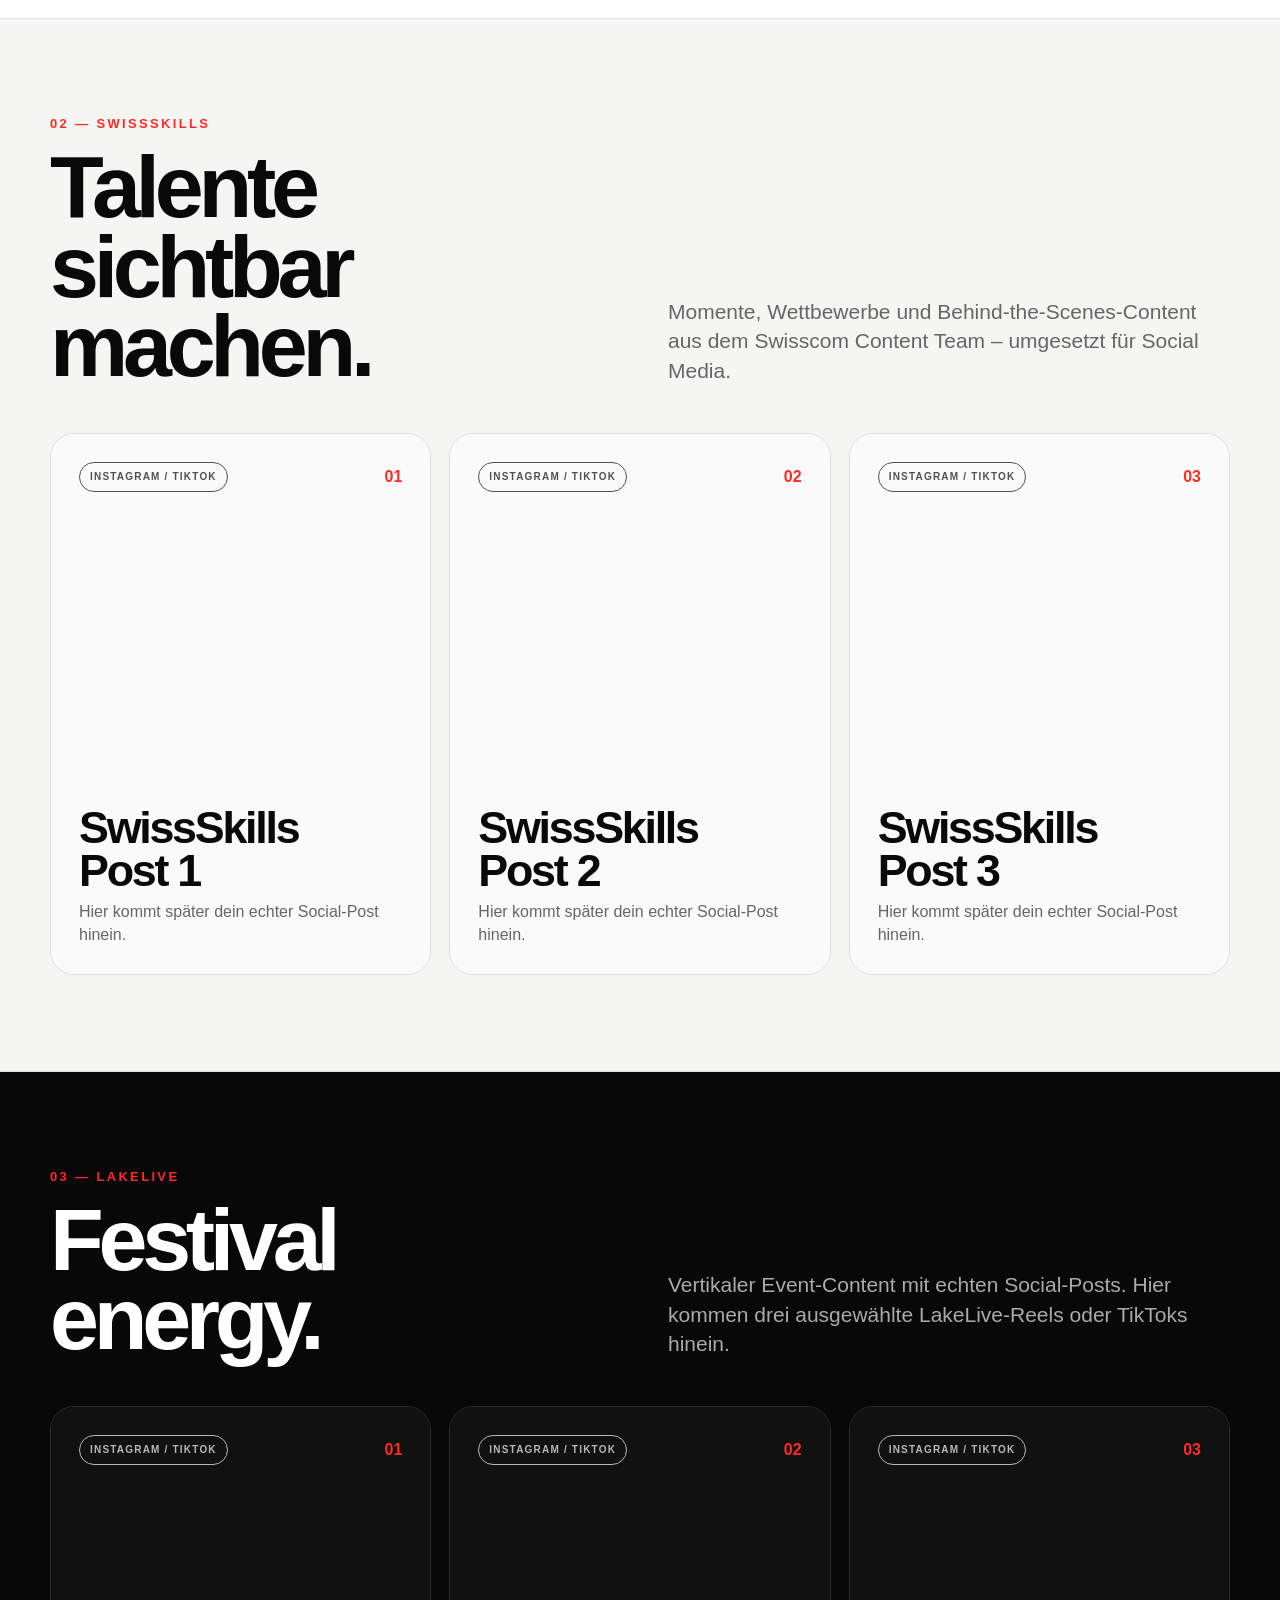
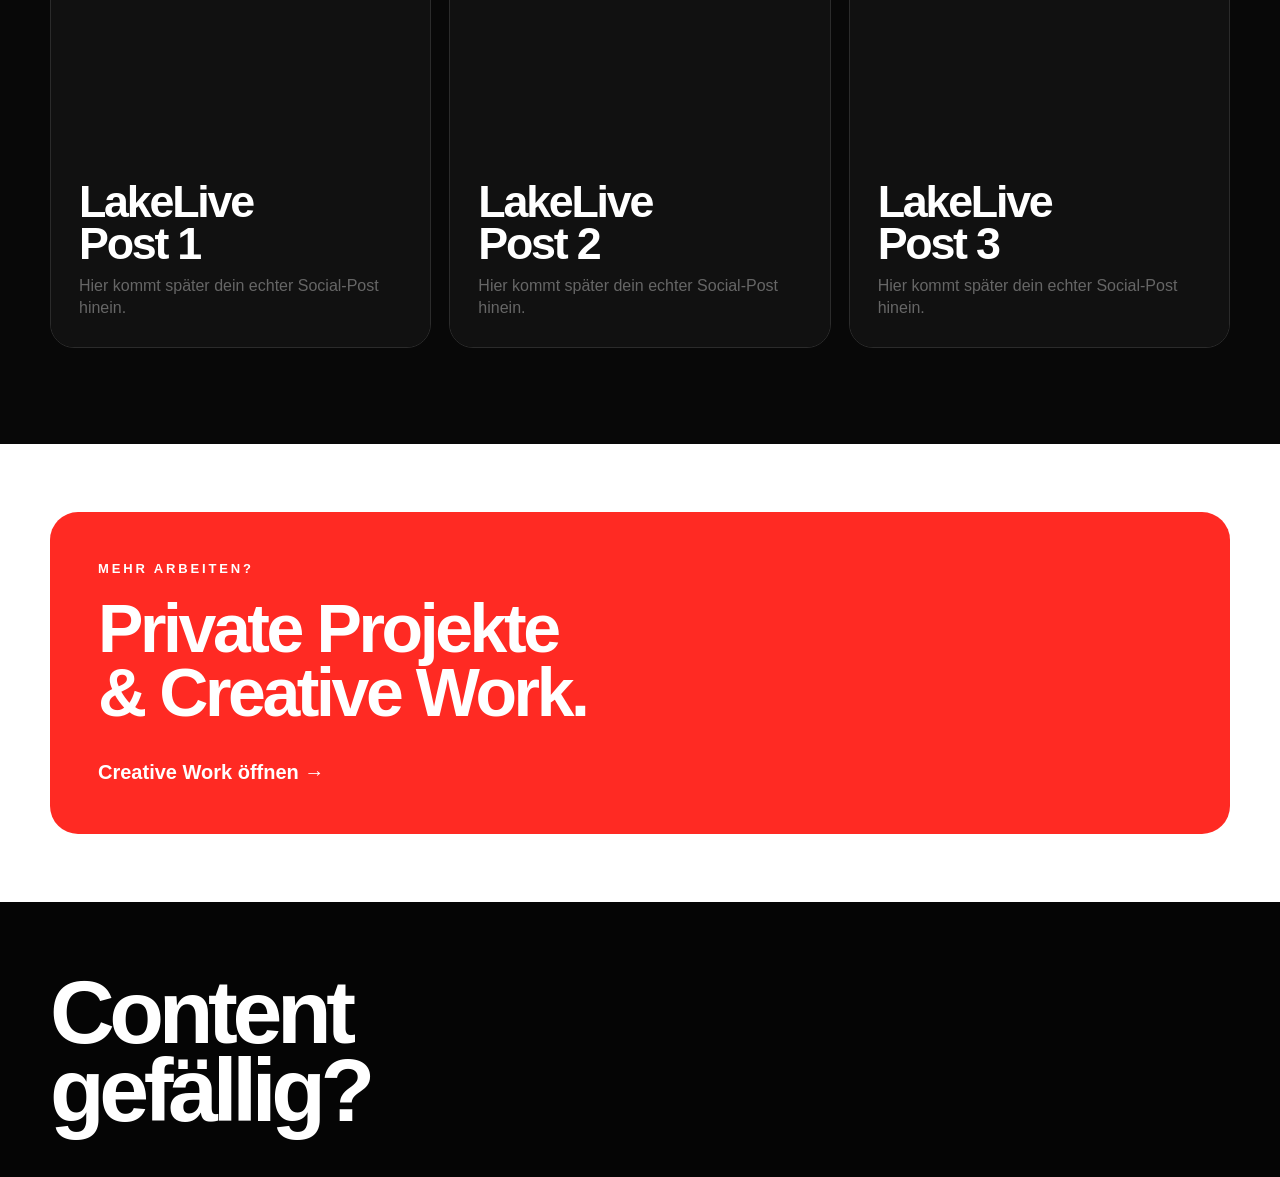
<file: social-projects.html>
<!doctype html><html lang="de"><head><meta charset="utf-8"><meta name="viewport" content="width=device-width,initial-scale=1"><title>Social Projekte — Stephanie Roth</title><meta name="description" content="Ausgewählte Social-Media-Projekte von Stephanie Roth: Blue News, SwissSkills und LakeLive."><link rel="stylesheet" href="style.css?v=12"></head><body>
<div class="scroll-progress"></div>
<header class="site-header"><div class="header-inner"><button class="menu-button" aria-label="Menü öffnen" aria-expanded="false"></button><a class="brand" href="index.html">Stephanie Roth</a></div></header>
<div class="menu"><nav><a href="index.html">Home</a><a href="social-media.html">Social Media</a><a href="creative-work.html">Creative Work</a><a href="contact.html">Kontakt</a><div class="menu-foot">Portfolio · Stephanie Roth · 2026</div></nav></div>
<main>
<section class="page-hero social-project-hero"><div class="container"><div class="eyebrow red reveal">Selected Social Work</div><h1 class="red reveal">Stories,<br>made to<br>move.</h1><p class="reveal">Keine Showreel-Fakes: Hier werden echte Instagram- und TikTok-Posts direkt aus den Plattformen eingebettet.</p></div></section>
<section class="project-case" id="blue-news"><div class="container"><div class="case-head reveal"><div><div class="case-index">01 — BLUE NEWS</div><h2>News,<br>social first.</h2></div><p>Social-Media-Content für aktuelle Themen, Interviews, Events und Entertainment. Die ausgewählten Reels und TikToks werden hier direkt von Instagram oder TikTok geladen.</p></div><div class="embed-grid" data-project="blueNews"></div></div></section>
<section class="project-case alt" id="swissskills"><div class="container"><div class="case-head reveal"><div><div class="case-index">02 — SWISSSKILLS</div><h2>Talente<br>sichtbar machen.</h2></div><p>Momente, Wettbewerbe und Behind-the-Scenes-Content aus dem Swisscom Content Team – umgesetzt für Social Media.</p></div><div class="embed-grid" data-project="swissSkills"></div></div></section>
<section class="project-case dark" id="lakelive"><div class="container"><div class="case-head reveal"><div><div class="case-index">03 — LAKELIVE</div><h2>Festival<br>energy.</h2></div><p>Vertikaler Event-Content mit echten Social-Posts. Hier kommen drei ausgewählte LakeLive-Reels oder TikToks hinein.</p></div><div class="embed-grid" data-project="lakeLive"></div></div></section>
<section class="section-sm"><div class="container"><div class="cta reveal"><div class="eyebrow">Mehr Arbeiten?</div><h2>Private Projekte<br>& Creative Work.</h2><a class="cta-link" href="creative-work.html">Creative Work öffnen <span>→</span></a></div></div></section>
</main><footer class="footer"><div class="container"><h2>Content<br>gefällig?</h2></div></footer>
<script src="media-links.js"></script><script src="script.js?v=12"></script></body></html>
</file>
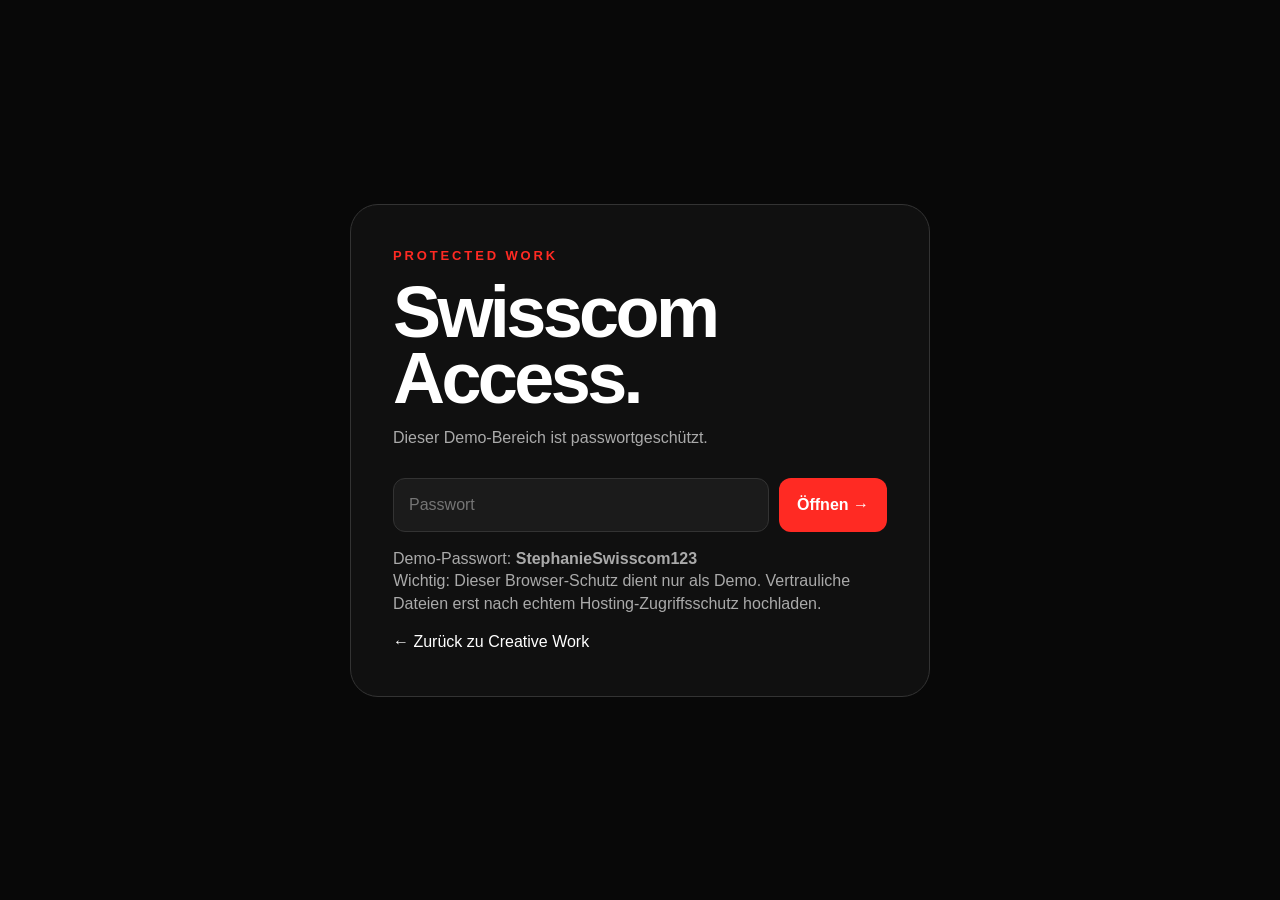
<file: swisscom-login.html>
<!doctype html><html lang="de"><head><meta charset="utf-8"><meta name="viewport" content="width=device-width,initial-scale=1"><title>Swisscom Access — Stephanie Roth</title><link rel="stylesheet" href="style.css?v=12"></head><body><main class="password-wrap"><section class="password-card"><div class="eyebrow red">Protected Work</div><h1>Swisscom<br>Access.</h1><p>Dieser Demo-Bereich ist passwortgeschützt.</p><form id="demo-login"><input id="demo-password" type="password" autocomplete="current-password" placeholder="Passwort" required><button type="submit">Öffnen →</button></form><p id="err" style="display:none;color:#ff6b65">Passwort stimmt nicht.</p><p class="password-note">Demo-Passwort: <strong>StephanieSwisscom123</strong><br>Wichtig: Dieser Browser-Schutz dient nur als Demo. Vertrauliche Dateien erst nach echtem Hosting-Zugriffsschutz hochladen.</p><a class="back-link" href="creative-work.html">← Zurück zu Creative Work</a></section></main><script>
const form=document.getElementById('demo-login');
form.addEventListener('submit',e=>{e.preventDefault();const ok=document.getElementById('demo-password').value==='StephanieSwisscom123';if(ok){sessionStorage.setItem('swisscom-demo-access','yes');location.href='swisscom/index.html';}else document.getElementById('err').style.display='block';});
</script></body></html>
</file>
<file: style.css>
:root{
  --red:#ff2a23;
  --ink:#090909;
  --paper:#ffffff;
  --soft:#f5f5f3;
  --muted:#666;
  --line:#dedede;
  --cream:#ffe4df;
  --max:1180px;
  --ease:cubic-bezier(.2,.75,.2,1);
}

*{box-sizing:border-box}
html{scroll-behavior:smooth}
body{
  margin:0;
  background:var(--paper);
  color:var(--ink);
  font-family:Arial,Helvetica,sans-serif;
  line-height:1.4;
  overflow-x:hidden;
}
body.menu-open{overflow:hidden}
a{color:inherit;text-decoration:none}
img{display:block;width:100%}
button,input{font:inherit}
button{color:inherit}
::selection{background:var(--red);color:#fff}

.container{
  width:min(var(--max),calc(100% - 64px));
  margin:0 auto;
}

/* HEADER */
.site-header{
  position:fixed;
  inset:0 0 auto 0;
  z-index:200;
  color:var(--ink);
  background:rgba(255,255,255,.94);
  border-bottom:1px solid rgba(0,0,0,.07);
  backdrop-filter:blur(12px);
  -webkit-backdrop-filter:blur(12px);
  transition:background .25s var(--ease),color .25s var(--ease),border-color .25s var(--ease);
}
.header-inner{
  width:min(var(--max),calc(100% - 64px));
  height:84px;
  margin:0 auto;
  display:flex;
  align-items:center;
  justify-content:space-between;
}
.brand{
  font-size:28px;
  font-weight:800;
  letter-spacing:-1.4px;
}
.menu-button{
  width:46px;
  height:46px;
  border:0;
  background:transparent;
  padding:0;
  position:relative;
  cursor:pointer;
}
.menu-button::before,
.menu-button::after{
  content:"";
  position:absolute;
  left:8px;
  top:22px;
  width:30px;
  height:2px;
  background:currentColor;
  transition:transform .28s var(--ease);
  transform-origin:center;
}
.menu-button::after{transform:rotate(90deg)}
.menu-button.open::before{transform:rotate(45deg)}
.menu-button.open::after{transform:rotate(-45deg)}

.home-clean .site-header{
  color:#fff;
  background:transparent;
  border-color:transparent;
  backdrop-filter:none;
  -webkit-backdrop-filter:none;
}
.home-clean.past-hero:not(.menu-open) .site-header{
  color:var(--ink);
  background:rgba(255,255,255,.94);
  border-color:rgba(0,0,0,.07);
  backdrop-filter:blur(12px);
  -webkit-backdrop-filter:blur(12px);
}
body.menu-open .site-header{
  color:#fff!important;
  background:transparent!important;
  border-color:transparent!important;
  backdrop-filter:none!important;
  -webkit-backdrop-filter:none!important;
}

/* FULLSCREEN MENU */
.menu{
  position:fixed;
  inset:0;
  z-index:150;
  background:var(--red);
  color:#fff;
  display:grid;
  place-items:center;
  opacity:0;
  visibility:hidden;
  pointer-events:none;
  transition:opacity .3s var(--ease),visibility .3s var(--ease);
}
.menu.show{
  opacity:1;
  visibility:visible;
  pointer-events:auto;
}
.menu nav{
  width:min(900px,86vw);
  display:grid;
}
.menu a{
  width:max-content;
  max-width:100%;
  font-size:clamp(42px,6vw,82px);
  font-weight:800;
  line-height:.95;
  letter-spacing:-.055em;
  padding:8px 0;
  transition:opacity .2s var(--ease),transform .2s var(--ease);
}
.menu a:hover{opacity:.65;transform:translateX(8px)}
.menu-foot{
  margin-top:30px;
  font-size:12px;
  font-weight:700;
  letter-spacing:.18em;
  text-transform:uppercase;
  opacity:.65;
}

/* BASIC */
.section{padding:96px 0}
.section-sm{padding:68px 0}
.eyebrow{
  font-size:13px;
  font-weight:800;
  letter-spacing:.22em;
  text-transform:uppercase;
}
.red{color:var(--red)}
.muted{color:var(--muted)}
.reveal{
  opacity:0;
  transform:translateY(22px);
  transition:opacity .65s var(--ease),transform .65s var(--ease);
}
.reveal.visible{opacity:1;transform:none}
.reveal-delay{transition-delay:.1s}

/* HOME HERO */
.home-hero{
  min-height:100vh;
  background:var(--red);
  color:#fff;
  padding:148px 0 86px;
  overflow:hidden;
}
.home-hero-inner{position:relative}
.home-hero-title{
  margin:42px 0 -18px;
  position:relative;
  z-index:3;
  color:#fff;
  font-size:clamp(100px,13.6vw,200px);
  line-height:.77;
  letter-spacing:-.078em;
  font-weight:800;
  white-space:nowrap;
}
.home-hero-media{
  position:relative;
  z-index:2;
  width:min(970px,96%);
  aspect-ratio:1.72/1;
  margin:0 auto 80px;
  overflow:hidden;
  border-radius:49% 51% 45% 55% / 43% 40% 60% 57%;
  transform:rotate(-2.2deg);
  background:#ddd;
}
.home-hero-media img{
  width:106%;
  height:106%;
  margin:-3%;
  object-fit:cover;
  object-position:center;
  transform:rotate(2.2deg) scale(1.03);
  transition:transform .6s var(--ease);
}
.home-hero-media:hover img{transform:rotate(2.2deg) scale(1.055)}
.home-hero-copy{max-width:760px}
.home-hero-copy h2{
  margin:0;
  font-size:clamp(58px,7vw,92px);
  line-height:.9;
  letter-spacing:-.06em;
  font-weight:800;
}
.home-hero-copy h3{
  margin:8px 0 44px;
  font-size:clamp(34px,4.4vw,56px);
  line-height:1;
  letter-spacing:-.05em;
  font-weight:800;
}
.home-hero-copy p{
  margin:0 0 30px;
  max-width:740px;
  font-size:clamp(20px,2vw,27px);
  line-height:1.35;
}
.home-hero-copy p:last-child{margin-bottom:0}

/* HOME INTRO — based on original portfolio */
.identity-section{
  padding:92px 0 0;
  background:#fff;
  overflow:hidden;
}
.identity-name{
  margin:0 0 42px;
  color:var(--red);
  font-size:clamp(62px,7.8vw,108px);
  line-height:.9;
  letter-spacing:-.065em;
}
.identity-grid{
  display:grid;
  grid-template-columns:1.03fr .97fr;
  align-items:stretch;
  min-height:640px;
}
.identity-quote{
  align-self:center;
  position:relative;
  z-index:2;
  font-size:clamp(40px,5vw,67px);
  line-height:1.04;
  letter-spacing:-.055em;
  font-weight:800;
}
.identity-quote span{
  display:inline;
  background:var(--red);
  box-decoration-break:clone;
  -webkit-box-decoration-break:clone;
  padding:0 .10em .03em;
}
.identity-image{
  min-height:640px;
  margin-left:-34px;
  overflow:hidden;
}
.identity-image img{
  width:100%;
  height:100%;
  object-fit:cover;
  object-position:center;
  filter:grayscale(1);
}

.about-editorial{
  padding:80px 0 92px;
  background:var(--red);
  color:#fff;
}
.about-editorial-title{
  margin:0 0 92px;
  color:var(--cream);
  font-size:clamp(76px,10vw,142px);
  line-height:.82;
  letter-spacing:-.07em;
}
.about-editorial-grid{
  display:grid;
  grid-template-columns:.86fr 1.14fr;
  gap:80px;
  align-items:start;
}
.about-facts .fact{
  padding:18px 0 20px;
  border-bottom:1px solid rgba(255,255,255,.46);
}
.about-facts .fact small{
  display:block;
  margin-bottom:10px;
  color:#fff;
  font-size:13px;
  font-weight:800;
  letter-spacing:.18em;
  text-transform:uppercase;
}
.about-facts .fact strong{
  display:block;
  color:#fff;
  font-size:clamp(23px,2.4vw,32px);
}
.about-story{
  max-width:650px;
}
.about-story h3{
  margin:0 0 46px;
  color:var(--cream);
  font-size:clamp(45px,5.6vw,76px);
  line-height:.98;
  letter-spacing:-.06em;
}
.about-story p{
  margin:0 0 30px;
  color:#fff;
  font-size:clamp(19px,1.8vw,24px);
  line-height:1.46;
}

/* TIMELINE */
.timeline{
  position:relative;
  margin-top:58px;
  padding-left:72px;
}
.timeline::before{
  content:"";
  position:absolute;
  left:18px;
  top:8px;
  bottom:0;
  width:2px;
  background:#e4e4e4;
}
.timeline-item{position:relative;margin-bottom:34px}
.timeline-dot{
  position:absolute;
  left:-70px;
  top:5px;
  width:30px;
  height:30px;
  border:4px solid var(--red);
  border-radius:50%;
  background:#fff;
  transition:background .2s var(--ease),transform .2s var(--ease);
}
.timeline-item:hover .timeline-dot{
  background:var(--red);
  transform:scale(1.06);
}
.timeline-date{
  margin-bottom:12px;
  color:var(--red);
  font-size:20px;
  font-weight:800;
}
.timeline-card{
  padding:34px;
  border-radius:24px;
  background:var(--soft);
  transition:transform .25s var(--ease),box-shadow .25s var(--ease);
}
.timeline-card:hover{
  transform:translateY(-3px);
  box-shadow:0 16px 40px rgba(0,0,0,.06);
}
.timeline-card .kicker{
  font-size:13px;
  text-transform:uppercase;
  letter-spacing:.16em;
  font-weight:800;
}
.timeline-card h3{
  margin:7px 0 14px;
  font-size:clamp(34px,4vw,50px);
  line-height:.95;
  letter-spacing:-.05em;
}
.timeline-card p{
  margin:16px 0 0;
  max-width:720px;
  font-size:18px;
  color:#444;
}

/* ACCORDION */
.accordion{display:grid;gap:14px;max-width:880px}
.acc{
  width:100%;
  border:0;
  border-radius:20px;
  padding:20px 26px;
  background:var(--soft);
  text-align:left;
  cursor:pointer;
}
.acc.active{background:var(--red);color:#fff}
.acc-head{display:flex;gap:20px;align-items:center}
.acc-num{color:var(--red);font-weight:800}
.acc.active .acc-num{color:#fff}
.acc-title{
  flex:1;
  font-size:clamp(28px,3vw,40px);
  font-weight:800;
  letter-spacing:-.04em;
}
.acc-plus{
  font-size:40px;
  font-weight:300;
  transition:transform .25s var(--ease);
}
.acc.active .acc-plus{transform:rotate(45deg)}
.acc-content{
  display:grid;
  grid-template-rows:0fr;
  transition:grid-template-rows .3s var(--ease);
}
.acc-content>div{
  overflow:hidden;
  padding-left:45px;
  color:var(--muted);
  font-size:18px;
}
.acc.active .acc-content{grid-template-rows:1fr}
.acc.active .acc-content>div{padding-top:15px;color:#fff}

/* FEATURE / CTA / FOOTER */
.feature-card{
  min-height:340px;
  padding:38px;
  border:1px solid var(--line);
  border-radius:26px;
  position:relative;
  display:flex;
  align-items:flex-end;
  transition:background .25s var(--ease),color .25s var(--ease),transform .25s var(--ease);
}
.feature-card::after{
  content:"→";
  position:absolute;
  right:34px;
  bottom:24px;
  color:var(--red);
  font-size:56px;
}
.feature-card:hover{background:#0a0a0a;color:#fff;transform:translateY(-3px)}
.feature-card h2{
  margin:10px 0 14px;
  color:var(--red);
  font-size:clamp(44px,5vw,64px);
  line-height:.95;
  letter-spacing:-.05em;
}
.feature-card p{max-width:620px;font-size:20px;color:var(--muted)}
.feature-card:hover p{color:#ccc}

.image-break{height:min(76vh,760px);overflow:hidden}
.image-break img{width:100%;height:112%;object-fit:cover}

.cta{
  position:relative;
  overflow:hidden;
  padding:48px;
  border-radius:28px;
  background:var(--red);
  color:#fff;
}
.cta h2{
  margin:18px 0 34px;
  font-size:clamp(44px,5.5vw,68px);
  line-height:.94;
  letter-spacing:-.05em;
}
.cta-link{font-size:20px;font-weight:800}
.cta-link span{display:inline-block;transition:transform .2s var(--ease)}
.cta-link:hover span{transform:translateX(6px)}

.footer{
  padding:72px 0 48px;
  background:#050505;
  color:#fff;
}
.footer h2{
  margin:0;
  font-size:clamp(58px,7vw,94px);
  line-height:.86;
  letter-spacing:-.06em;
}
.footer-row{
  margin-top:42px;
  display:flex;
  justify-content:space-between;
  align-items:flex-end;
  gap:24px;
  color:#aaa;
}
.footer-links{display:flex;gap:20px;flex-wrap:wrap}
.footer a:hover{color:var(--red)}
.compact-footer{padding-top:54px}
.compact-footer .footer-row{
  margin-top:0;
  padding-top:24px;
  border-top:1px solid #292929;
}

/* GENERIC PAGE HERO */
.page-hero{
  padding:148px 0 70px;
}
.page-hero h1{
  margin:20px 0 26px;
  font-size:clamp(58px,7.2vw,94px);
  line-height:.9;
  letter-spacing:-.06em;
}
.page-hero p{
  max-width:760px;
  font-size:22px;
  color:var(--muted);
}

/* SOCIAL PAGE */
.social-collage{
  width:min(800px,100%);
  margin:50px auto 0;
  display:grid;
  grid-template-columns:.75fr 1.25fr;
  gap:20px;
  align-items:end;
}
.social-collage figure{
  margin:0;
  overflow:hidden;
  border-radius:24px;
  background:var(--soft);
}
.social-collage figure:first-child{aspect-ratio:4/5}
.social-collage figure:last-child{aspect-ratio:4/3}
.social-collage img{height:100%;object-fit:cover}

.strengths{margin-top:86px;border-top:1px solid var(--line)}
.strength{
  display:grid;
  grid-template-columns:72px 1fr;
  gap:18px;
  padding:34px 0;
  border-bottom:1px solid var(--line);
}
.strength .num{color:var(--red);font-weight:800}
.strength h3{
  margin:0 0 8px;
  font-size:clamp(34px,4vw,50px);
  letter-spacing:-.05em;
}
.strength p{margin:0;max-width:680px;font-size:20px;color:var(--muted)}

/* CREATIVE WORK */
.choice-grid{
  display:grid;
  grid-template-columns:1fr 1fr;
  gap:20px;
  margin-top:50px;
}
.choice-card{
  min-height:450px;
  padding:36px;
  border:1px solid var(--line);
  border-radius:28px;
  display:flex;
  flex-direction:column;
  justify-content:space-between;
  transition:transform .25s var(--ease),box-shadow .25s var(--ease);
}
.choice-card:hover{transform:translateY(-4px);box-shadow:0 20px 55px rgba(0,0,0,.07)}
.choice-card.locked{background:#0a0a0a;color:#fff}
.choice-card .index{color:var(--red);font-weight:800;letter-spacing:.12em}
.choice-card h2{
  margin:0;
  font-size:clamp(44px,5vw,64px);
  line-height:.92;
  letter-spacing:-.05em;
}
.choice-card p{font-size:20px;color:var(--muted)}
.choice-card.locked p{color:#aaa}
.choice-card .go{font-size:60px;color:var(--red)}
.lock-badge{
  width:max-content;
  margin-top:14px;
  padding:8px 12px;
  border:1px solid #444;
  border-radius:999px;
  font-size:12px;
  letter-spacing:.12em;
  text-transform:uppercase;
}

.private-grid{
  display:grid;
  grid-template-columns:repeat(3,1fr);
  gap:18px;
  margin-top:48px;
}
.private-tile{
  aspect-ratio:4/5;
  padding:28px;
  border-radius:24px;
  background:var(--soft);
  position:relative;
  display:flex;
  flex-direction:column;
  justify-content:flex-end;
  transition:transform .25s var(--ease);
}
.private-tile:hover{transform:translateY(-4px)}
.private-tile span{color:var(--red);font-weight:800}
.private-tile h3{margin:7px 0;font-size:38px;letter-spacing:-.04em}
.private-tile p{margin:0;color:var(--muted)}
.tile-arrow{position:absolute;right:24px;top:20px;color:var(--red);font-size:28px}

/* WORK GALLERIES */
.work-gallery{padding:0 0 100px}
.gallery-grid{
  display:grid;
  grid-template-columns:repeat(2,minmax(0,1fr));
  grid-auto-rows:340px;
  gap:16px;
}
.media-slot,.design-slot{
  position:relative;
  overflow:hidden;
  min-height:300px;
  padding:24px;
  border:1px solid var(--line);
  border-radius:24px;
  background:var(--soft);
  display:flex;
  flex-direction:column;
  justify-content:flex-end;
}
.media-slot.tall{grid-row:span 2}
.media-slot.wide{grid-column:span 2}
.media-slot span,.design-slot span,.video-slot span{color:var(--red);font-weight:800}
.media-slot strong,.design-slot strong,.video-slot strong{
  margin-top:6px;
  font-size:clamp(26px,3vw,38px);
  line-height:1;
  letter-spacing:-.04em;
}
.media-slot small,.design-slot small,.video-slot small{margin-top:8px;color:#777}
.media-slot img,.design-slot img{
  position:absolute;
  inset:0;
  width:100%;
  height:100%;
  object-fit:cover;
}
.media-slot.has-media::after,.design-slot.has-media::after{
  content:"";
  position:absolute;
  inset:0;
  background:linear-gradient(transparent 45%,rgba(0,0,0,.65));
}
.media-slot.has-media span,.media-slot.has-media strong,.media-slot.has-media small,
.design-slot.has-media span,.design-slot.has-media strong,.design-slot.has-media small{
  position:relative;
  z-index:2;
  color:#fff;
}
.design-grid{display:grid;grid-template-columns:repeat(2,minmax(0,1fr));gap:16px}
.design-slot{aspect-ratio:4/3}
.video-grid{display:grid;gap:16px}
.video-slot{
  position:relative;
  min-height:340px;
  overflow:hidden;
  padding:28px;
  border-radius:24px;
  background:#0a0a0a;
  color:#fff;
  display:flex;
  align-items:flex-end;
}
.video-slot video{
  position:absolute;
  inset:0;
  width:100%;
  height:100%;
  object-fit:cover;
}
.video-slot.has-media::after{
  content:"";
  position:absolute;
  inset:0;
  background:linear-gradient(transparent 50%,rgba(0,0,0,.7));
}
.video-slot.has-media>div{position:relative;z-index:2}
.play-mark{
  position:absolute;
  right:24px;
  top:24px;
  width:58px;
  height:58px;
  border:1px solid #555;
  border-radius:50%;
  display:grid;
  place-items:center;
}
.text-link{
  display:inline-block;
  margin-top:30px;
  padding-bottom:2px;
  border-bottom:2px solid var(--red);
  font-weight:800;
}

/* SOCIAL PROJECT EMBEDS */
.social-project-hero{padding-bottom:100px}
.project-case{padding:96px 0;border-top:1px solid var(--line)}
.project-case.alt{background:var(--soft)}
.project-case.dark{background:#080808;color:#fff}
.case-head{
  display:grid;
  grid-template-columns:1fr 1fr;
  gap:56px;
  align-items:end;
  margin-bottom:48px;
}
.case-index{
  margin-bottom:14px;
  color:var(--red);
  font-size:13px;
  font-weight:800;
  letter-spacing:.18em;
}
.case-head h2{
  margin:0;
  font-size:clamp(54px,7vw,88px);
  line-height:.9;
  letter-spacing:-.06em;
}
.case-head p{
  margin:0;
  max-width:560px;
  color:var(--muted);
  font-size:21px;
}
.project-case.dark .case-head p{color:#aaa}
.embed-grid{
  display:grid;
  grid-template-columns:repeat(3,minmax(0,1fr));
  gap:18px;
  align-items:start;
}
.embed-shell{
  min-height:540px;
  overflow:hidden;
  border:1px solid var(--line);
  border-radius:24px;
  background:#fff;
}
.dark .embed-shell{background:#111;border-color:#2b2b2b}
.embed-placeholder{
  min-height:540px;
  padding:28px;
  display:flex;
  flex-direction:column;
  justify-content:space-between;
  background:#fafafa;
}
.dark .embed-placeholder{background:#111}
.phone-top{display:flex;justify-content:space-between;align-items:center}
.platform-pill{
  padding:7px 10px;
  border:1px solid currentColor;
  border-radius:999px;
  font-size:10px;
  font-weight:800;
  letter-spacing:.12em;
  text-transform:uppercase;
  opacity:.7;
}
.slot-number{color:var(--red);font-weight:800}
.embed-placeholder h3{
  margin:0 0 10px;
  font-size:clamp(34px,3.5vw,48px);
  line-height:.95;
  letter-spacing:-.05em;
}
.embed-placeholder p{margin:0;color:var(--muted)}
.embed-placeholder code{
  display:block;
  margin-top:14px;
  padding:10px;
  border-radius:10px;
  background:rgba(0,0,0,.06);
  font-size:11px;
  overflow-wrap:anywhere;
}

/* PASSWORD */
.password-wrap{
  min-height:100vh;
  padding:32px;
  background:#080808;
  color:#fff;
  display:grid;
  place-items:center;
}
.password-card{
  width:min(580px,100%);
  padding:42px;
  border:1px solid #333;
  border-radius:28px;
  background:#101010;
}
.password-card h1{
  margin:14px 0;
  font-size:clamp(48px,7vw,72px);
  line-height:.92;
  letter-spacing:-.05em;
}
.password-card p{color:#aaa}
.password-card form{display:flex;gap:10px;margin-top:28px}
.password-card input{
  flex:1;
  min-width:0;
  padding:15px;
  border:1px solid #333;
  border-radius:12px;
  background:#1b1b1b;
  color:#fff;
}
.password-card button{
  border:0;
  border-radius:12px;
  padding:15px 18px;
  background:var(--red);
  color:#fff;
  font-weight:800;
  cursor:pointer;
}

/* CONTACT + LEGAL */
.contact-hero{
  min-height:100vh;
  padding:140px 0 80px;
  background:var(--red);
  color:#fff;
  display:flex;
  align-items:flex-end;
}
.contact-hero h1{
  margin:18px 0 28px;
  font-size:clamp(58px,8vw,100px);
  line-height:.88;
  letter-spacing:-.06em;
}
.contact-hero h1 span{color:var(--cream)}
.contact-hero p{max-width:650px;font-size:22px}
.contact-links{margin-top:46px;border-top:1px solid rgba(255,255,255,.4)}
.contact-links a,.contact-placeholder{
  display:flex;
  align-items:center;
  justify-content:space-between;
  padding:18px 0;
  border-bottom:1px solid rgba(255,255,255,.4);
  font-size:clamp(24px,2.8vw,36px);
  font-weight:800;
  letter-spacing:-.035em;
}
.contact-placeholder b{
  font-size:12px;
  letter-spacing:.08em;
  text-transform:uppercase;
  opacity:.7;
}
.contact-note{margin-top:20px!important;font-size:13px!important;opacity:.68}

.legal{padding:140px 0 90px}
.narrow{max-width:820px}
.legal h1{
  margin:20px 0 58px;
  font-size:clamp(58px,7vw,90px);
  line-height:.9;
  letter-spacing:-.06em;
}
.legal h2{margin:40px 0 10px;font-size:26px}
.legal p{font-size:18px;line-height:1.65;color:#444}

/* CURSOR: intentionally normal and reliable */
html,body{cursor:auto}
a,button{cursor:pointer}

/* RESPONSIVE */
@media(max-width:900px){
  .container,.header-inner{width:calc(100% - 38px)}
  .header-inner{height:72px}
  .brand{font-size:23px}
  .home-hero{padding:112px 0 64px}
  .home-hero-title{
    margin:28px 0 -3px;
    font-size:clamp(64px,18.5vw,104px);
    line-height:.8;
    white-space:normal;
  }
  .home-hero-media{
    width:100%;
    aspect-ratio:1.35/1;
    margin-bottom:54px;
    border-radius:49% 51% 45% 55% / 44% 42% 58% 56%;
  }
  .home-hero-copy h2{font-size:clamp(52px,14vw,74px)}
  .home-hero-copy h3{font-size:clamp(30px,8vw,42px);margin-bottom:32px}
  .home-hero-copy p{font-size:19px}
  .section{padding:76px 0}
  .section-sm{padding:54px 0}
  .identity-section{padding-top:68px}
  .identity-name{margin-bottom:30px}
  .identity-grid{grid-template-columns:1fr;min-height:0}
  .identity-quote{padding:16px 0 46px}
  .identity-image{min-height:520px;margin-left:0}
  .about-editorial{padding:64px 0 72px}
  .about-editorial-title{margin-bottom:56px}
  .about-editorial-grid,.choice-grid,.case-head{grid-template-columns:1fr}
  .about-editorial-grid{gap:56px}
  .timeline{padding-left:54px}
  .timeline::before{left:15px}
  .timeline-dot{left:-52px;width:28px;height:28px}
  .private-grid{grid-template-columns:1fr}
  .gallery-grid,.design-grid{grid-template-columns:1fr}
  .gallery-grid{grid-auto-rows:400px}
  .media-slot.tall{grid-row:auto}
  .media-slot.wide{grid-column:auto}
  .embed-grid{grid-template-columns:1fr}
  .footer-row{align-items:flex-start;flex-direction:column}
  .social-collage{grid-template-columns:1fr 1fr}
  .password-card form{flex-direction:column}
}
@media(prefers-reduced-motion:reduce){
  *{scroll-behavior:auto!important;transition:none!important;animation:none!important}
  .reveal{opacity:1;transform:none}
}
</file>
